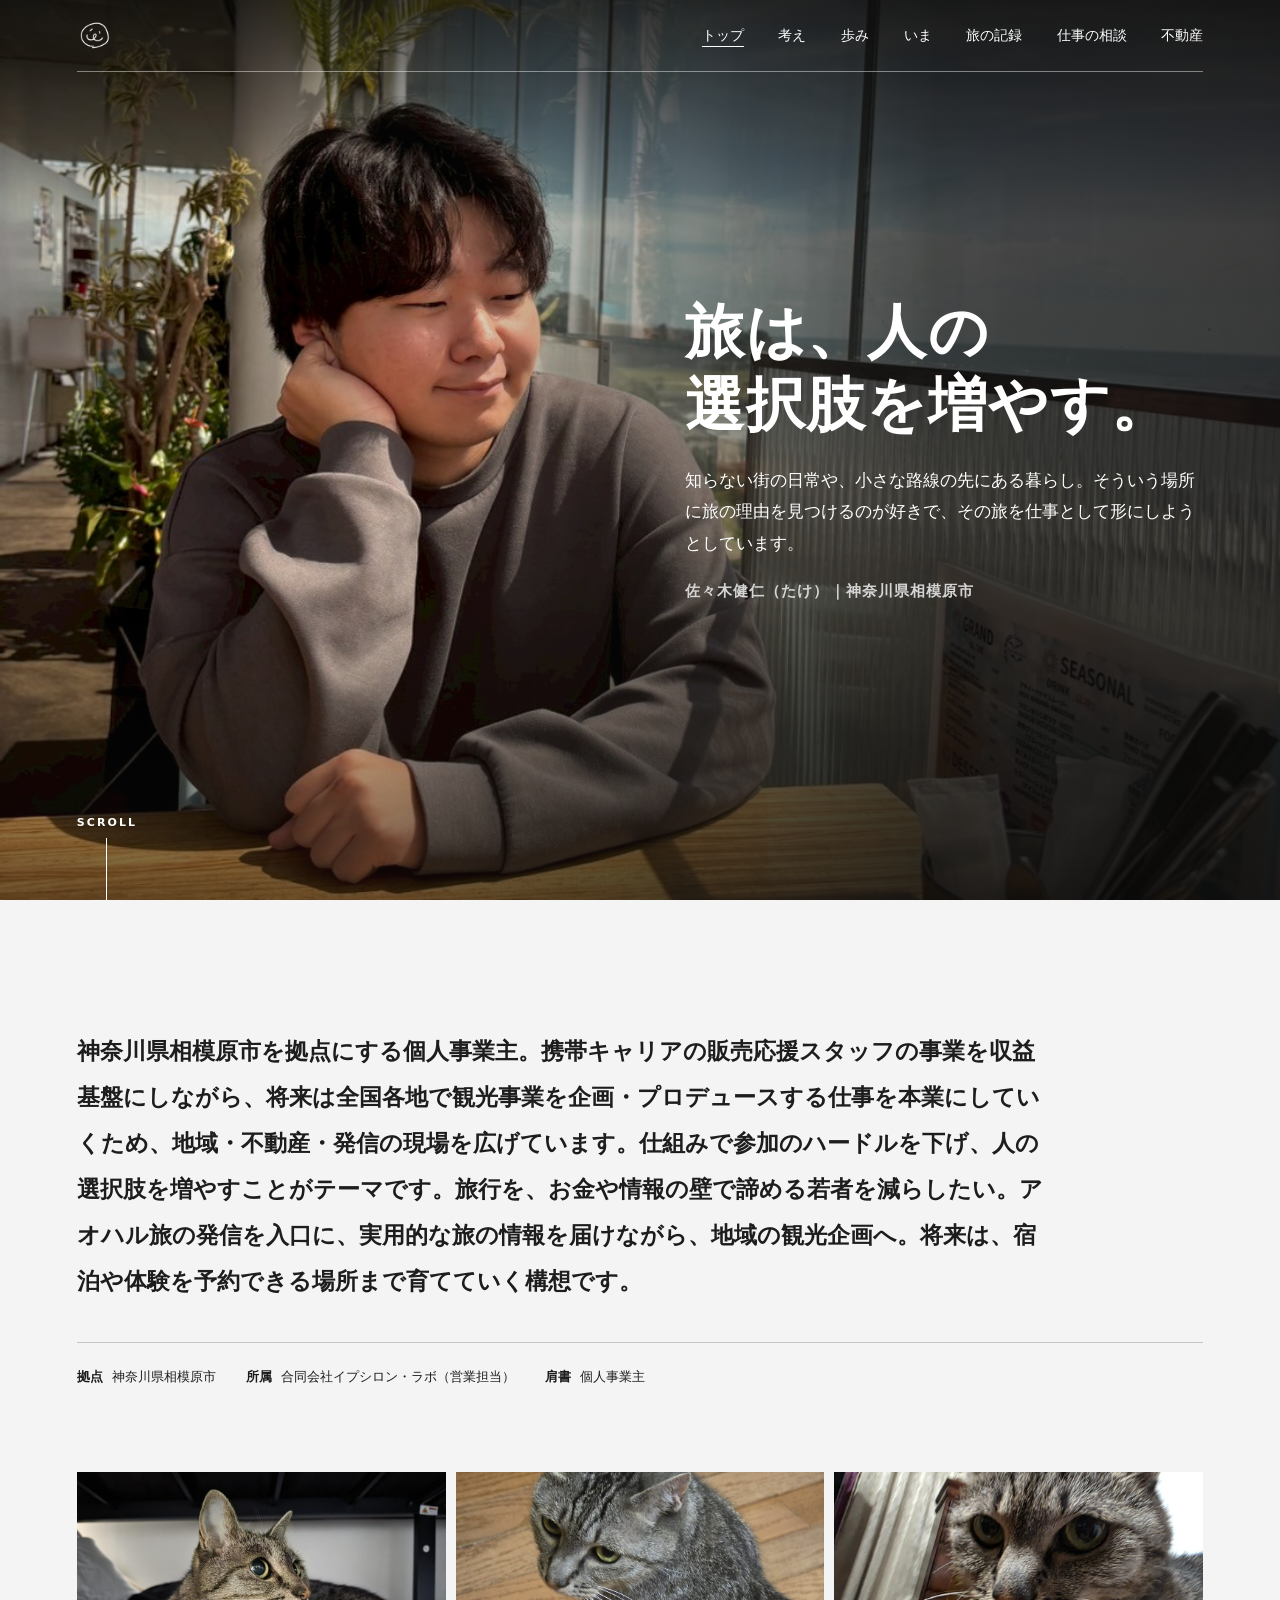
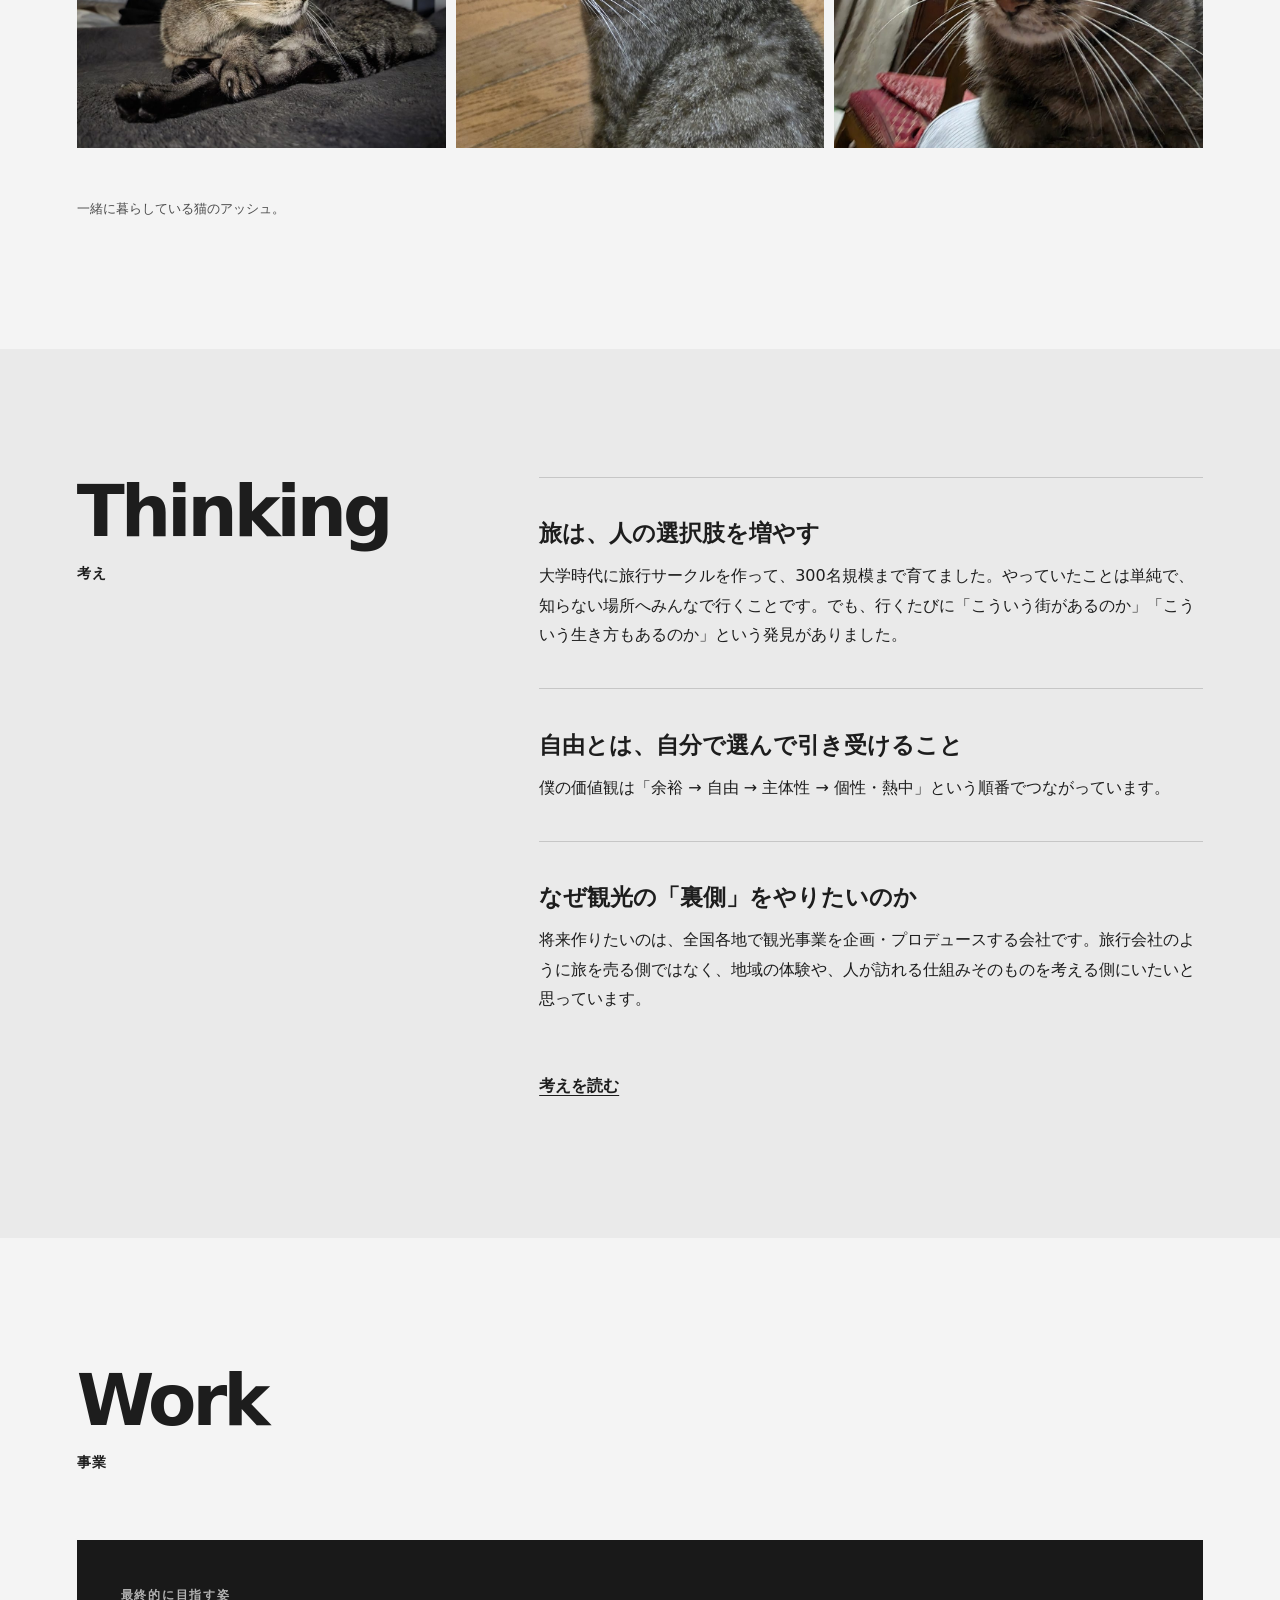
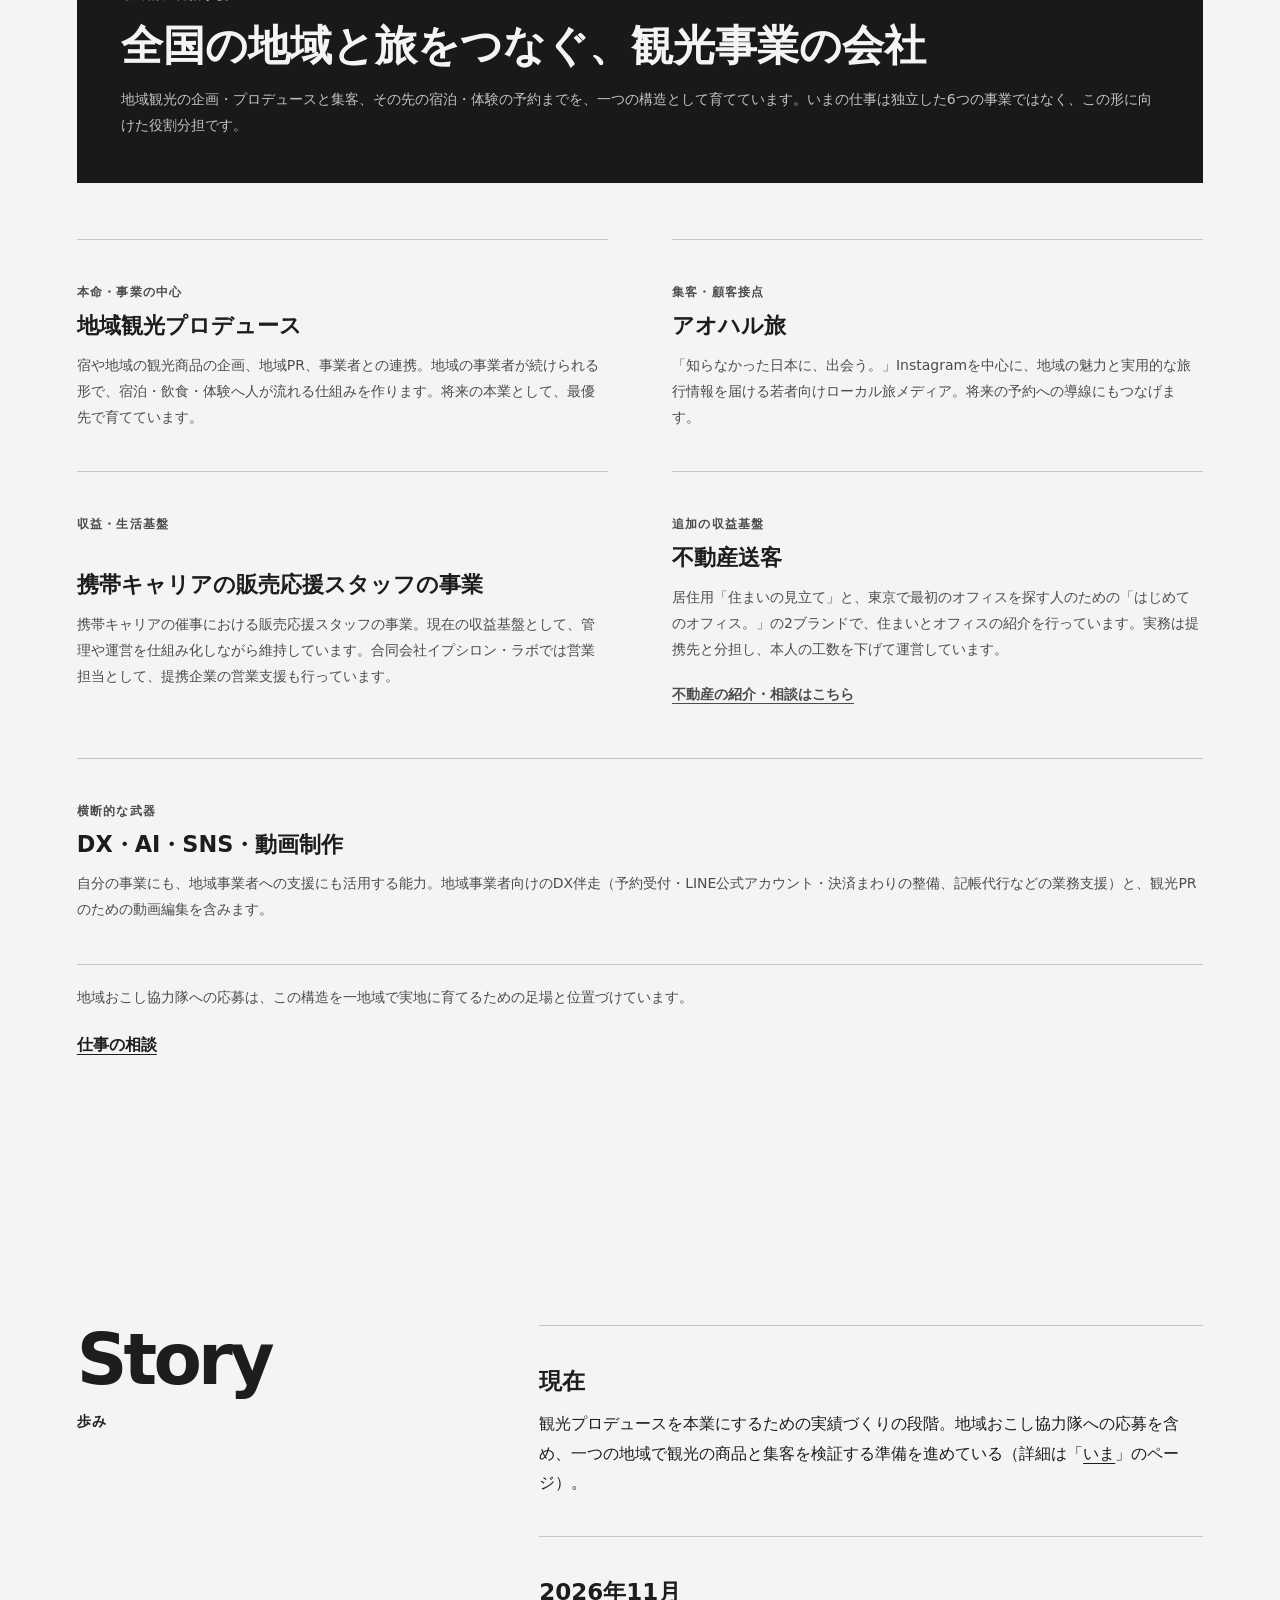
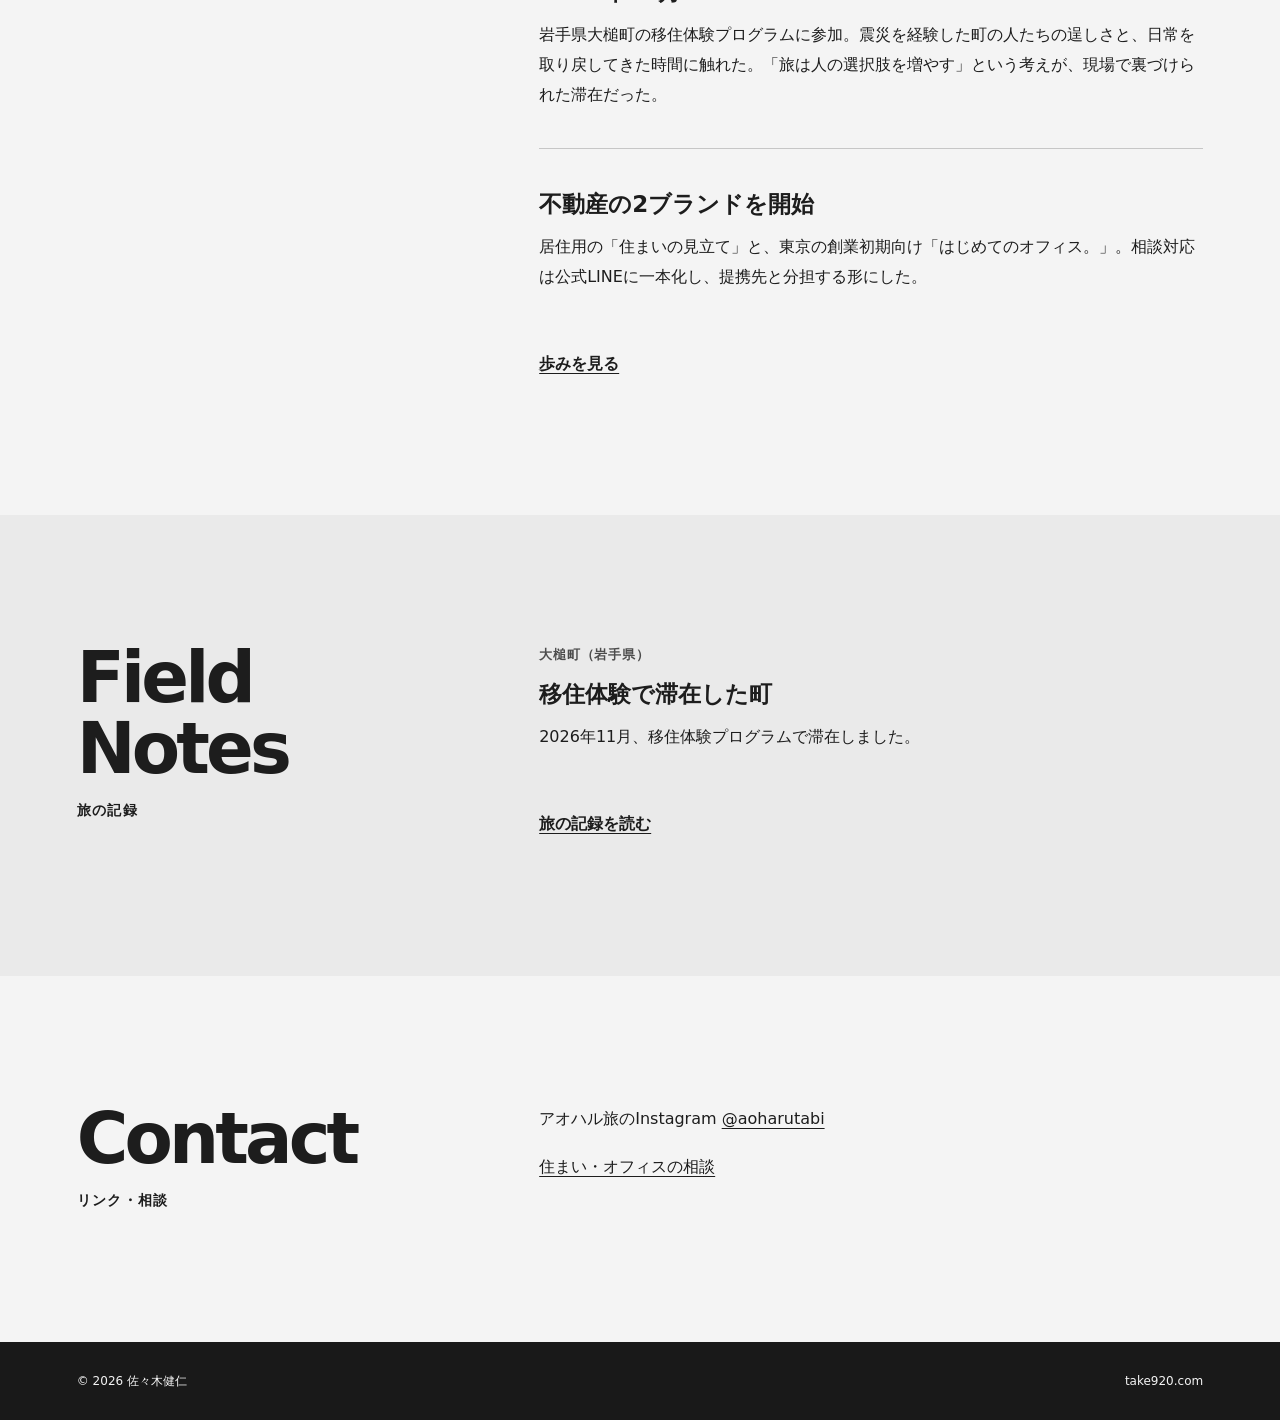
<file: index.html>
<!DOCTYPE html>
<html lang="ja">
<head>
<meta charset="UTF-8">
<meta name="viewport" content="width=device-width, initial-scale=1.0">
<title>佐々木健仁（たけ）｜TAKE920</title>
<meta name="description" content="神奈川県相模原市の個人事業主、佐々木健仁（たけ）の紹介サイト。携帯キャリアの販売応援スタッフの事業を収益基盤に、全国各地で観光事業を企画・プロデュースする会社づくりを目指しています。">
<link rel="stylesheet" href="./style.css?v=6">
</head>
<body class="home">
<header>
  <div class="header-inner">
    <a class="logo" href="./" aria-label="トップページへ"><img src="./logo-face.png" width="36" height="36" alt=""></a>
    <nav aria-label="サイトナビゲーション">
      <a href="./" aria-current="page">トップ</a>
      <a href="./thinking/">考え</a>
      <a href="./story/">歩み</a>
      <a href="./now/">いま</a>
      <a href="./fieldnotes/">旅の記録</a>
      <a href="./work/">仕事の相談</a>
      <a href="./realestate/">不動産</a>
    </nav>
  </div>
</header>
<main>
  <div class="hero">
    <img class="hero-image" src="./profile-take-20250511.jpg" width="1108" height="1477" alt="佐々木健仁" fetchpriority="high">
    <div class="hero-inner">
      <div class="hero-heading">
        <h1><span>旅は、人の</span><span>選択肢を増やす。</span></h1>
        <p class="hero-summary">知らない街の日常や、小さな路線の先にある暮らし。そういう場所に旅の理由を見つけるのが好きで、その旅を仕事として形にしようとしています。</p>
        <p class="kicker hero-credit">佐々木健仁（たけ）｜神奈川県相模原市</p>
      </div>
      <a class="scroll-link" href="#intro" aria-label="紹介へスクロール">SCROLL</a>
    </div>
  </div>

  <div class="intro layout-width" id="intro">
    <p class="lead">神奈川県相模原市を拠点にする個人事業主。携帯キャリアの販売応援スタッフの事業を収益基盤にしながら、将来は全国各地で観光事業を企画・プロデュースする仕事を本業にしていくため、地域・不動産・発信の現場を広げています。仕組みで参加のハードルを下げ、人の選択肢を増やすことがテーマです。旅行を、お金や情報の壁で諦める若者を減らしたい。アオハル旅の発信を入口に、実用的な旅の情報を届けながら、地域の観光企画へ。将来は、宿泊や体験を予約できる場所まで育てていく構想です。</p>
    <dl class="meta">
      <div class="item"><dt>拠点</dt><dd>神奈川県相模原市</dd></div>
      <div class="item"><dt>所属</dt><dd>合同会社イプシロン・ラボ（営業担当）</dd></div>
      <div class="item"><dt>肩書</dt><dd>個人事業主</dd></div>
    </dl>
    <div class="cat-photos">
      <figure class="cat-photo"><img src="./ash-1.jpg" width="1000" height="750" alt="猫のアッシュの横顔" loading="lazy"></figure>
      <figure class="cat-photo"><img src="./ash-2.jpg" width="1000" height="1333" alt="木の床の上でくつろぐ猫のアッシュ" loading="lazy"></figure>
      <figure class="cat-photo"><img src="./ash-3.jpg" width="1000" height="1333" alt="猫のアッシュの正面の顔" loading="lazy"></figure>
    </div>
    <p class="cat-caption">一緒に暮らしている猫のアッシュ。</p>
  </div>

  <section class="panel vision">
    <div class="panel-inner layout-width">
      <h2><span class="heading-en" lang="en">Thinking</span><span class="heading-ja">考え</span></h2>
      <div class="panel-content">
        <article class="entry">
          <h3>旅は、人の選択肢を増やす</h3>
          <p class="text">大学時代に旅行サークルを作って、300名規模まで育てました。やっていたことは単純で、知らない場所へみんなで行くことです。でも、行くたびに「こういう街があるのか」「こういう生き方もあるのか」という発見がありました。</p>
        </article>
        <article class="entry">
          <h3>自由とは、自分で選んで引き受けること</h3>
          <p class="text">僕の価値観は「余裕 → 自由 → 主体性 → 個性・熱中」という順番でつながっています。</p>
        </article>
        <article class="entry">
          <h3>なぜ観光の「裏側」をやりたいのか</h3>
          <p class="text">将来作りたいのは、全国各地で観光事業を企画・プロデュースする会社です。旅行会社のように旅を売る側ではなく、地域の体験や、人が訪れる仕組みそのものを考える側にいたいと思っています。</p>
        </article>
        <a class="editorial-link" href="./thinking/">考えを読む</a>
      </div>
    </div>
  </section>

  <section class="panel business" id="business">
    <div class="panel-inner layout-width">
      <h2><span class="heading-en" lang="en">Work</span><span class="heading-ja">事業</span></h2>
      <div class="panel-content">
        <div class="structure">
          <div class="structure-goal">
            <p class="structure-label">最終的に目指す姿</p>
            <p class="structure-goal-title">全国の地域と旅をつなぐ、観光事業の会社</p>
            <p class="desc">地域観光の企画・プロデュースと集客、その先の宿泊・体験の予約までを、一つの構造として育てています。いまの仕事は独立した6つの事業ではなく、この形に向けた役割分担です。</p>
          </div>
          <ol class="biz structure-grid" role="list">
            <li>
              <span class="role">本命・事業の中心</span>
              <div>
                <h3 class="name">地域観光プロデュース</h3>
                <p class="desc">宿や地域の観光商品の企画、地域PR、事業者との連携。地域の事業者が続けられる形で、宿泊・飲食・体験へ人が流れる仕組みを作ります。将来の本業として、最優先で育てています。</p>
              </div>
            </li>
            <li>
              <span class="role">集客・顧客接点</span>
              <div>
                <h3 class="name">アオハル旅</h3>
                <p class="desc">「知らなかった日本に、出会う。」Instagramを中心に、地域の魅力と実用的な旅行情報を届ける若者向けローカル旅メディア。将来の予約への導線にもつなげます。</p>
              </div>
            </li>
            <li>
              <span class="role">収益・生活基盤</span>
              <div>
                <h3 class="name">携帯キャリアの販売応援スタッフの事業</h3>
                <p class="desc">携帯キャリアの催事における販売応援スタッフの事業。現在の収益基盤として、管理や運営を仕組み化しながら維持しています。合同会社イプシロン・ラボでは営業担当として、提携企業の営業支援も行っています。</p>
              </div>
            </li>
            <li>
              <span class="role">追加の収益基盤</span>
              <div>
                <h3 class="name">不動産送客</h3>
                <p class="desc">居住用「住まいの見立て」と、東京で最初のオフィスを探す人のための「はじめてのオフィス。」の2ブランドで、住まいとオフィスの紹介を行っています。実務は提携先と分担し、本人の工数を下げて運営しています。</p>
                <p class="desc business-link"><a href="./realestate/">不動産の紹介・相談はこちら</a></p>
              </div>
            </li>
          </ol>
          <div class="structure-weapon">
            <span class="role">横断的な武器</span>
            <div>
              <h3 class="name">DX・AI・SNS・動画制作</h3>
              <p class="desc">自分の事業にも、地域事業者への支援にも活用する能力。地域事業者向けのDX伴走（予約受付・LINE公式アカウント・決済まわりの整備、記帳代行などの業務支援）と、観光PRのための動画編集を含みます。</p>
            </div>
          </div>
          <p class="structure-scaffold">地域おこし協力隊への応募は、この構造を一地域で実地に育てるための足場と位置づけています。</p>
        </div>
        <a class="editorial-link" href="./work/">仕事の相談</a>
      </div>
    </div>
  </section>

  <section class="panel story-preview">
    <div class="panel-inner layout-width">
      <h2><span class="heading-en" lang="en">Story</span><span class="heading-ja">歩み</span></h2>
      <div class="panel-content">
        <ol class="timeline" role="list">
          <li>
            <h3>現在</h3>
            <p class="text">観光プロデュースを本業にするための実績づくりの段階。地域おこし協力隊への応募を含め、一つの地域で観光の商品と集客を検証する準備を進めている（詳細は「<a href="./now/">いま</a>」のページ）。</p>
          </li>
          <li>
            <h3>2026年11月</h3>
            <p class="text">岩手県大槌町の移住体験プログラムに参加。震災を経験した町の人たちの逞しさと、日常を取り戻してきた時間に触れた。「旅は人の選択肢を増やす」という考えが、現場で裏づけられた滞在だった。</p>
          </li>
          <li>
            <h3>不動産の2ブランドを開始</h3>
            <p class="text">居住用の「住まいの見立て」と、東京の創業初期向け「はじめてのオフィス。」。相談対応は公式LINEに一本化し、提携先と分担する形にした。</p>
          </li>
        </ol>
        <a class="editorial-link" href="./story/">歩みを見る</a>
      </div>
    </div>
  </section>

  <section class="panel field-preview">
    <div class="panel-inner layout-width">
      <h2><span class="heading-en" lang="en">Field Notes</span><span class="heading-ja">旅の記録</span></h2>
      <div class="panel-content">
        <p class="field-location">大槌町（岩手県）</p>
        <article class="entry">
          <h3>移住体験で滞在した町</h3>
          <p class="text">2026年11月、移住体験プログラムで滞在しました。</p>
        </article>
        <a class="editorial-link" href="./fieldnotes/">旅の記録を読む</a>
      </div>
    </div>
  </section>

  <section class="panel contact">
    <div class="panel-inner layout-width">
      <h2><span class="heading-en" lang="en">Contact</span><span class="heading-ja">リンク・相談</span></h2>
      <div class="panel-content">
        <p class="text">アオハル旅のInstagram <a href="https://www.instagram.com/aoharutabi/" rel="noopener">@aoharutabi</a></p>
        <p class="text"><a href="./realestate/">住まい・オフィスの相談</a></p>
      </div>
    </div>
  </section>

</main>
<footer>
  <div class="footer-inner layout-width">
    <span>© 2026 佐々木健仁</span>
    <span>take920.com</span>
  </div>
</footer>
</body>
</html>
</file>
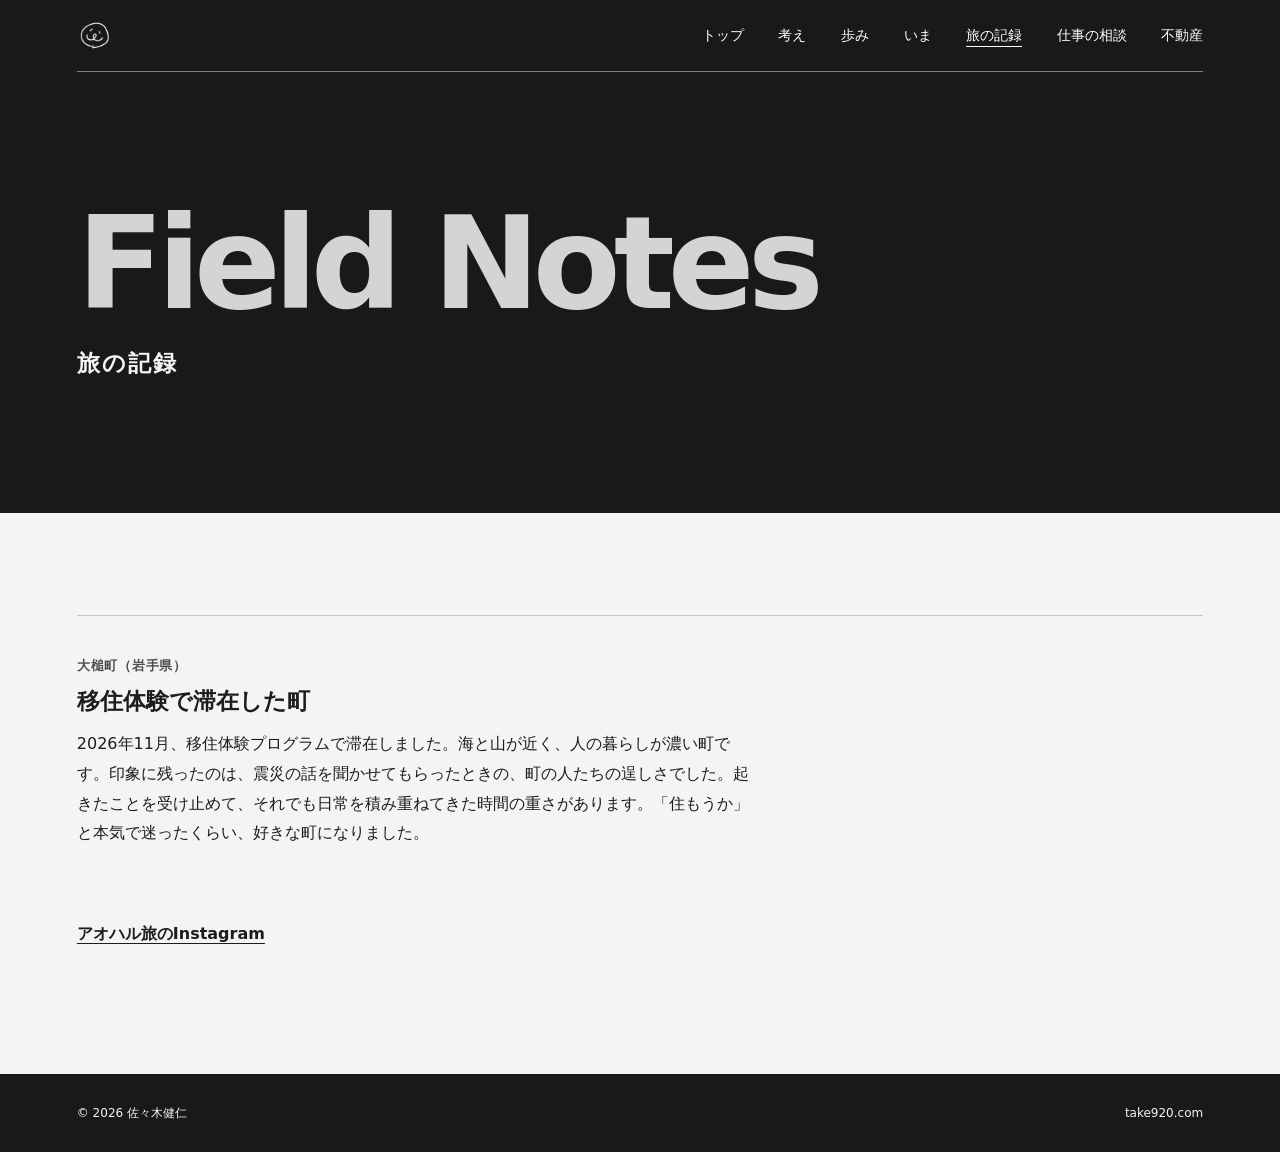
<file: fieldnotes/index.html>
<!DOCTYPE html>
<html lang="ja">
<head>
<meta charset="UTF-8">
<meta name="viewport" content="width=device-width, initial-scale=1.0">
<title>旅の記録｜TAKE920</title>
<meta name="description" content="2026年11月、移住体験プログラムで滞在しました。海と山が近く、人の暮らしが濃い町です。印象に残ったのは、震災の話を聞かせてもらったときの、町の人たちの逞しさでした。起きたことを受け止めて、それでも日常を積み重ねてきた時間の重さがあります。「住もうか」と本気で迷ったくらい、好きな町になりました。">
<link rel="stylesheet" href="../style.css?v=6">
</head>
<body class="chapter">
<header>
  <div class="header-inner">
    <a class="logo" href="../" aria-label="トップページへ"><img src="../logo-face.png" width="36" height="36" alt=""></a>
    <nav aria-label="サイトナビゲーション">
      <a href="../">トップ</a>
      <a href="../thinking/">考え</a>
      <a href="../story/">歩み</a>
      <a href="../now/">いま</a>
      <a href="../fieldnotes/" aria-current="page">旅の記録</a>
      <a href="../work/">仕事の相談</a>
      <a href="../realestate/">不動産</a>
    </nav>
  </div>
</header>
<main>
  <div class="chapter-hero">
    <div class="layout-width">
      <h1><span class="heading-en" lang="en">Field Notes</span><span class="heading-ja">旅の記録</span></h1>
    </div>
  </div>
  <div class="chapter-body layout-width">
    <div class="entries">
      <article class="entry field-note">
        <p class="field-location">大槌町（岩手県）</p>
        <h2>移住体験で滞在した町</h2>
        <!-- 実写を追加する場合は、ここに figure 要素を挿入。 -->
        <p class="text">2026年11月、移住体験プログラムで滞在しました。海と山が近く、人の暮らしが濃い町です。印象に残ったのは、震災の話を聞かせてもらったときの、町の人たちの逞しさでした。起きたことを受け止めて、それでも日常を積み重ねてきた時間の重さがあります。「住もうか」と本気で迷ったくらい、好きな町になりました。</p>
      </article>
    </div>
    <p class="chapter-links"><a class="editorial-link" href="https://www.instagram.com/aoharutabi/" rel="noopener">アオハル旅のInstagram</a></p>
  </div>
</main>
<footer>
  <div class="footer-inner layout-width">
    <span>© 2026 佐々木健仁</span>
    <span>take920.com</span>
  </div>
</footer>
</body>
</html>
</file>
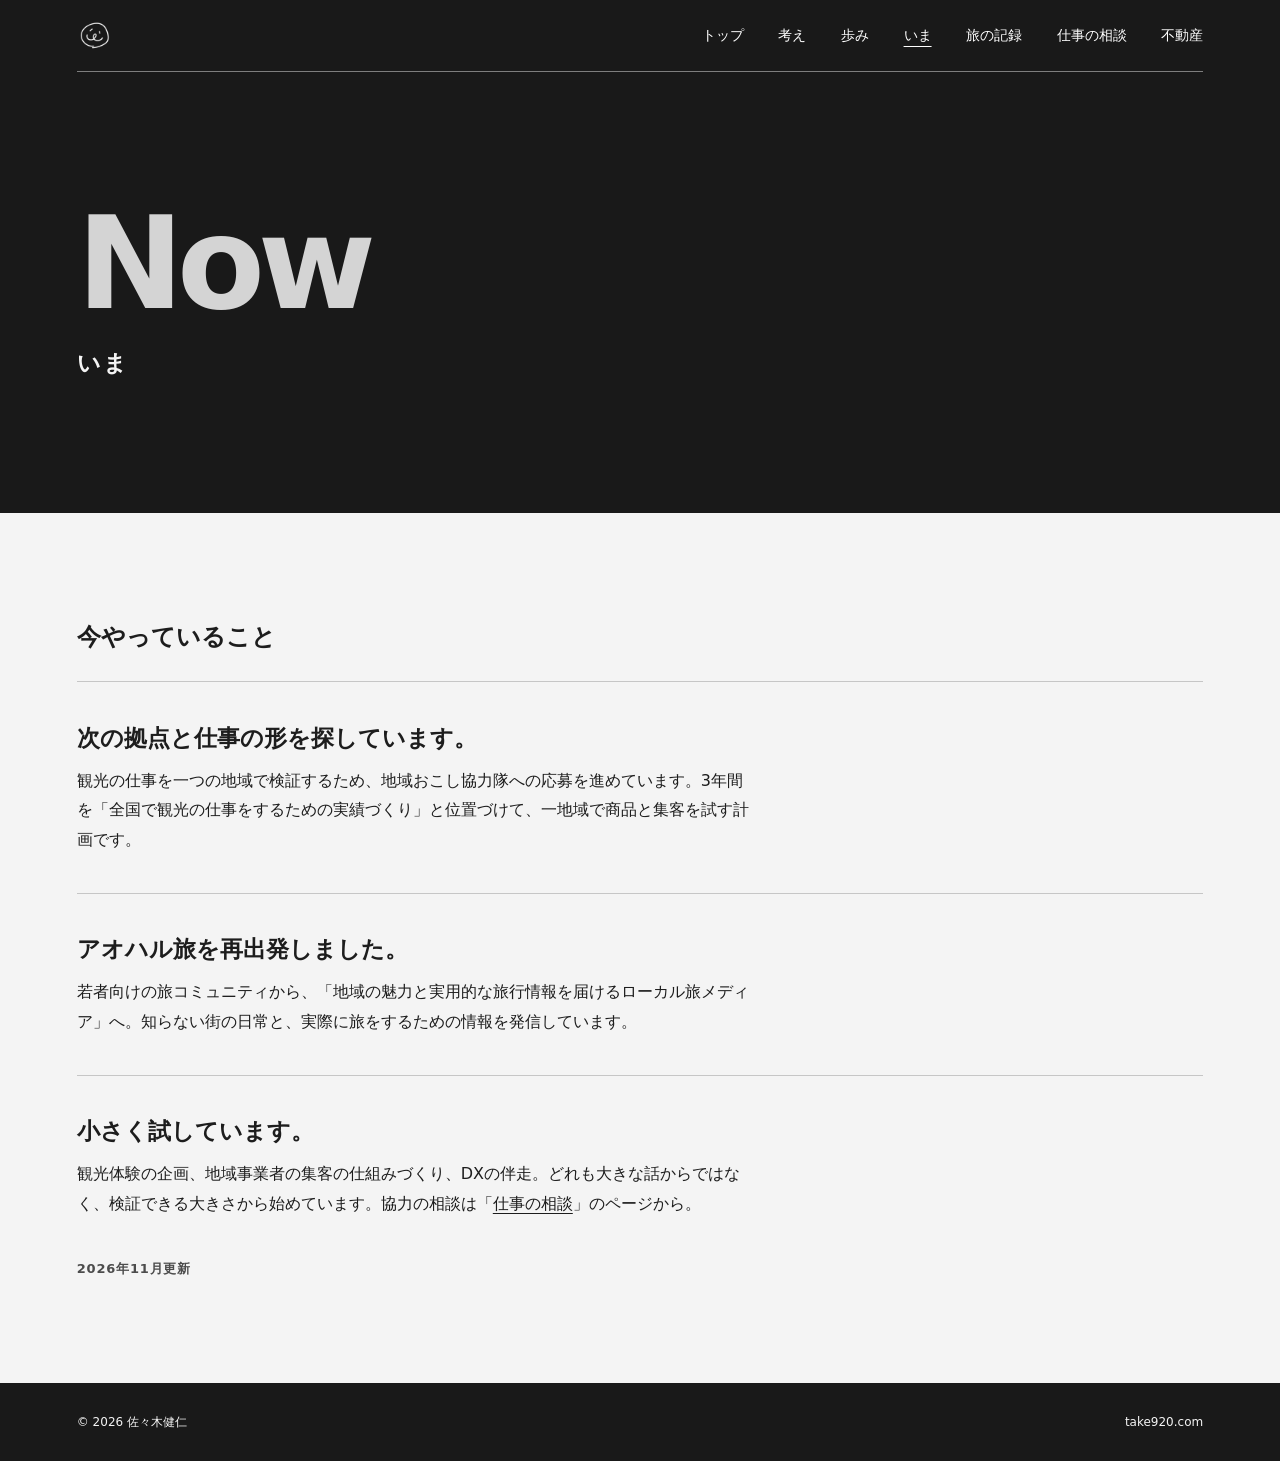
<file: now/index.html>
<!DOCTYPE html>
<html lang="ja">
<head>
<meta charset="UTF-8">
<meta name="viewport" content="width=device-width, initial-scale=1.0">
<title>いま｜TAKE920</title>
<meta name="description" content="観光の仕事を一つの地域で検証するため、地域おこし協力隊への応募を進めています。3年間を「全国で観光の仕事をするための実績づくり」と位置づけて、一地域で商品と集客を試す計画です。">
<link rel="stylesheet" href="../style.css?v=6">
</head>
<body class="chapter">
<header>
  <div class="header-inner">
    <a class="logo" href="../" aria-label="トップページへ"><img src="../logo-face.png" width="36" height="36" alt=""></a>
    <nav aria-label="サイトナビゲーション">
      <a href="../">トップ</a>
      <a href="../thinking/">考え</a>
      <a href="../story/">歩み</a>
      <a href="../now/" aria-current="page">いま</a>
      <a href="../fieldnotes/">旅の記録</a>
      <a href="../work/">仕事の相談</a>
      <a href="../realestate/">不動産</a>
    </nav>
  </div>
</header>
<main>
  <div class="chapter-hero">
    <div class="layout-width">
      <h1><span class="heading-en" lang="en">Now</span><span class="heading-ja">いま</span></h1>
    </div>
  </div>
  <div class="chapter-body layout-width">
    <section class="chapter-section">
      <h2>今やっていること</h2>
      <ol class="entries status-list" role="list">
        <li>
          <h3>次の拠点と仕事の形を探しています。</h3>
          <p class="text">観光の仕事を一つの地域で検証するため、地域おこし協力隊への応募を進めています。3年間を「全国で観光の仕事をするための実績づくり」と位置づけて、一地域で商品と集客を試す計画です。</p>
        </li>
        <li>
          <h3>アオハル旅を再出発しました。</h3>
          <p class="text">若者向けの旅コミュニティから、「地域の魅力と実用的な旅行情報を届けるローカル旅メディア」へ。知らない街の日常と、実際に旅をするための情報を発信しています。</p>
        </li>
        <li>
          <h3>小さく試しています。</h3>
          <p class="text">観光体験の企画、地域事業者の集客の仕組みづくり、DXの伴走。どれも大きな話からではなく、検証できる大きさから始めています。協力の相談は「<a href="../work/">仕事の相談</a>」のページから。</p>
        </li>
      </ol>
      <p class="updated"><time datetime="2026-11">2026年11月更新</time></p>
    </section>
  </div>
</main>
<footer>
  <div class="footer-inner layout-width">
    <span>© 2026 佐々木健仁</span>
    <span>take920.com</span>
  </div>
</footer>
</body>
</html>
</file>
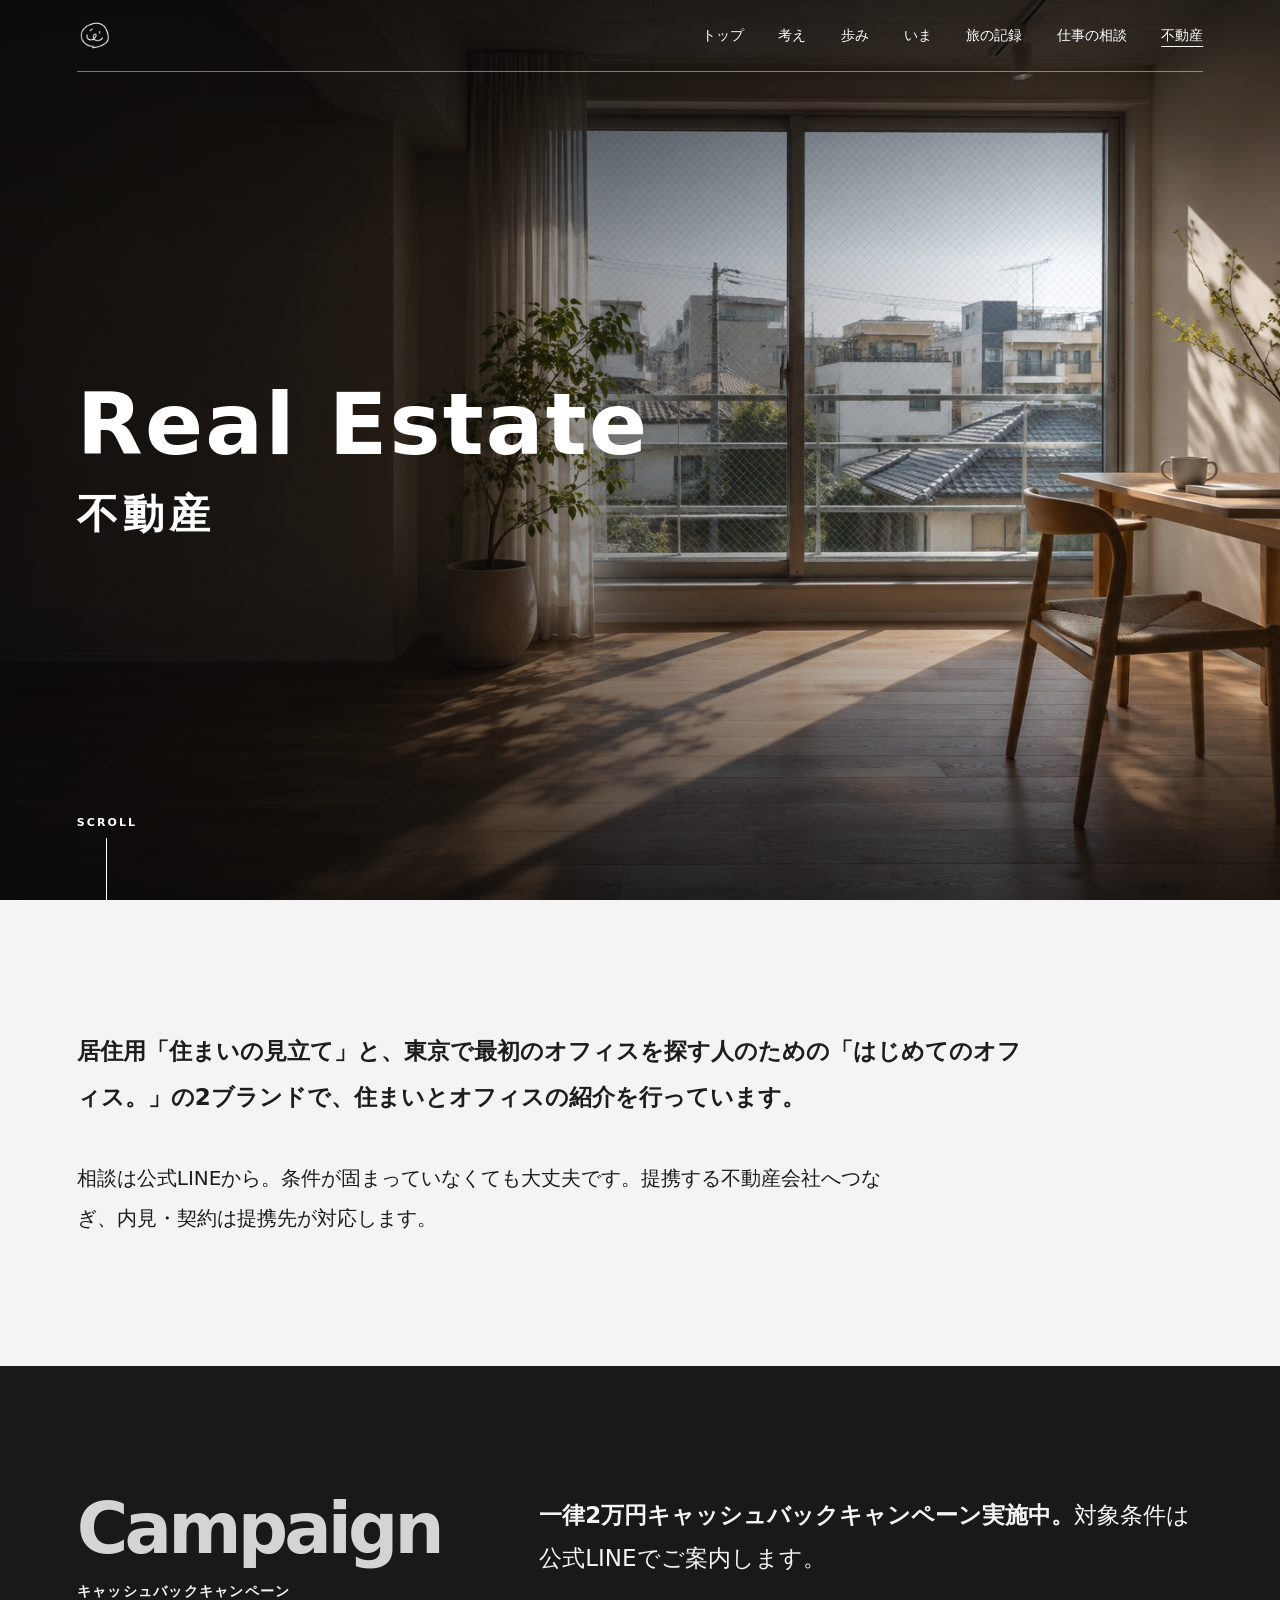
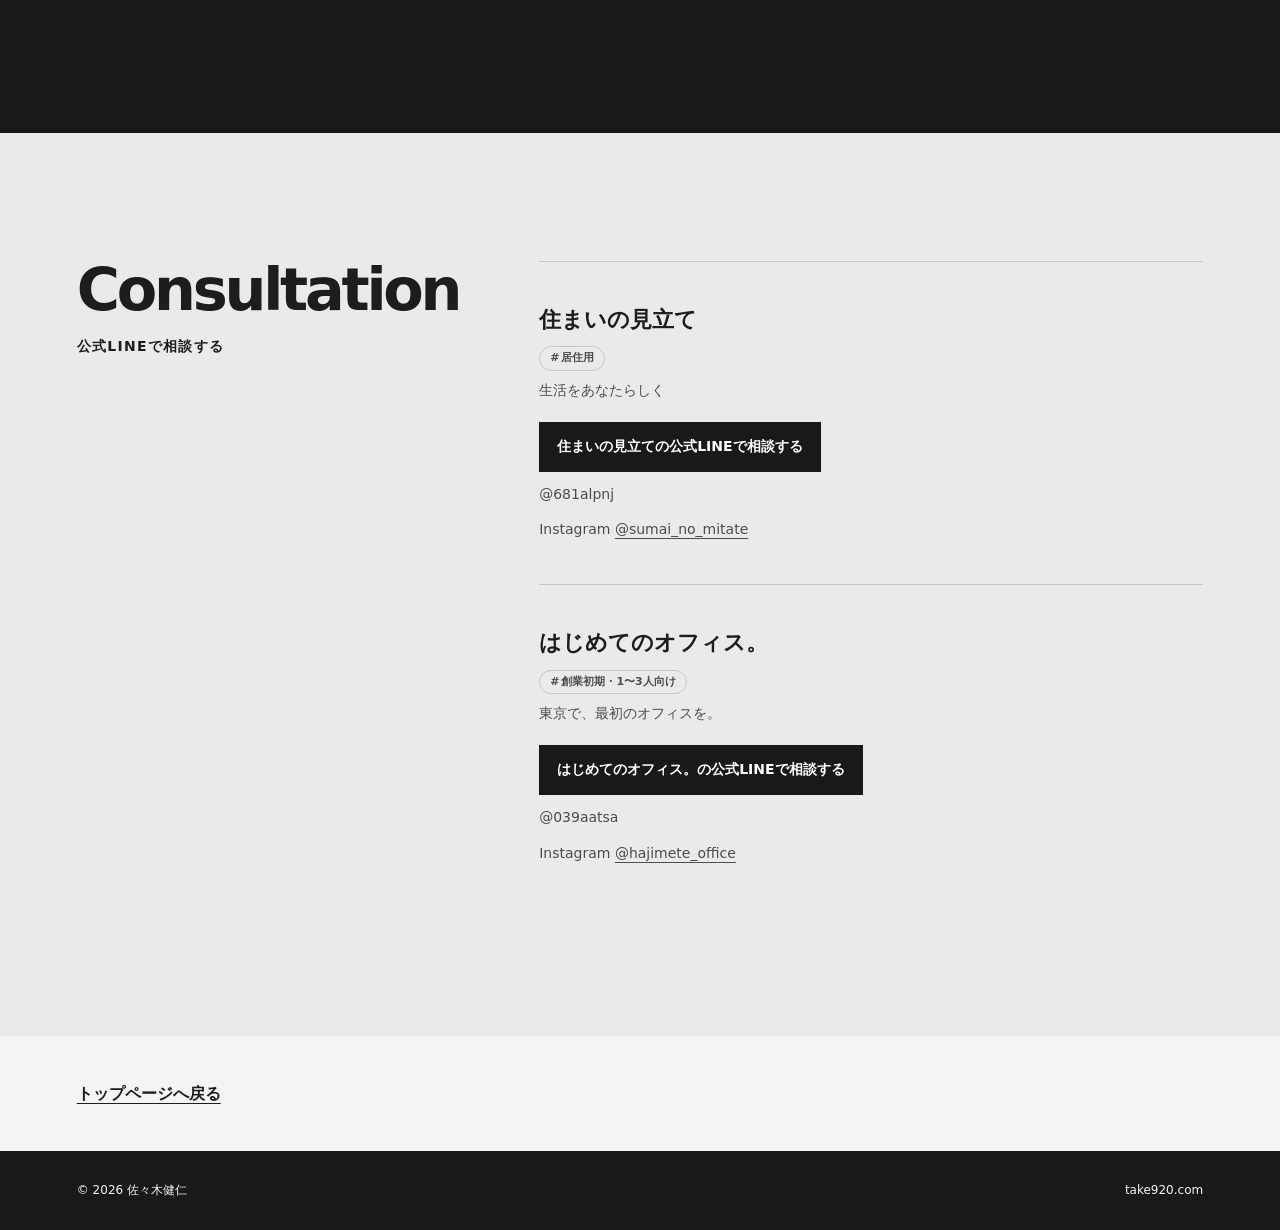
<file: realestate/index.html>
<!DOCTYPE html>
<html lang="ja">
<head>
<meta charset="UTF-8">
<meta name="viewport" content="width=device-width, initial-scale=1.0">
<title>不動産の紹介｜TAKE920</title>
<meta name="description" content="「住まいの見立て」と「はじめてのオフィス。」を通じて、住まいと東京で最初のオフィス探しをご案内します。ご相談は各ブランドの公式LINEから。">
<link rel="stylesheet" href="../style.css?v=6">
</head>
<body class="estate">
<header>
  <div class="header-inner">
    <a class="logo" href="../" aria-label="トップページへ"><img src="../logo-face.png" width="36" height="36" alt=""></a>
    <nav aria-label="サイトナビゲーション">
      <a href="../">トップ</a>
      <a href="../thinking/">考え</a>
      <a href="../story/">歩み</a>
      <a href="../now/">いま</a>
      <a href="../fieldnotes/">旅の記録</a>
      <a href="../work/">仕事の相談</a>
      <a href="../realestate/" aria-current="page">不動産</a>
    </nav>
  </div>
</header>
<main>
  <div class="hero">
    <img class="hero-image" src="./hero-interior.jpg" width="1536" height="1024" alt="" fetchpriority="high">
    <div class="hero-inner">
      <div class="hero-heading">
        <h1><span class="hero-english" lang="en">Real Estate</span><span class="hero-subtitle">不動産</span></h1>
      </div>
      <a class="scroll-link" href="#intro" aria-label="不動産の紹介へスクロール">SCROLL</a>
    </div>
  </div>

  <div class="intro layout-width" id="intro">
    <p class="lead">居住用「住まいの見立て」と、東京で最初のオフィスを探す人のための「はじめてのオフィス。」の2ブランドで、住まいとオフィスの紹介を行っています。</p>
    <p class="lead">相談は公式LINEから。条件が固まっていなくても大丈夫です。提携する不動産会社へつなぎ、内見・契約は提携先が対応します。</p>
  </div>

  <section class="panel campaign">
    <div class="panel-inner layout-width">
      <h2><span class="heading-en" lang="en">Campaign</span><span class="heading-ja">キャッシュバックキャンペーン</span></h2>
      <div class="panel-content">
        <p class="text"><strong>一律2万円キャッシュバックキャンペーン実施中。</strong>対象条件は公式LINEでご案内します。</p>
      </div>
    </div>
  </section>

  <section class="panel consultation">
    <div class="panel-inner layout-width">
      <h2><span class="heading-en" lang="en">Consultation</span><span class="heading-ja">公式LINEで相談する</span></h2>
      <div class="panel-content">
        <div class="brand">
          <h3 class="name">住まいの見立て</h3>
          <p class="desc brand-tagline"><span class="tag">居住用</span><span class="separator">｜</span>生活をあなたらしく</p>
          <p class="brand-link"><a href="https://lin.ee/waBZF4D" rel="noopener">住まいの見立ての公式LINEで相談する</a></p>
          <p class="desc">@681alpnj</p>
          <p class="desc">Instagram <a href="https://www.instagram.com/sumai_no_mitate/" rel="noopener">@sumai_no_mitate</a></p>
        </div>
        <div class="brand">
          <h3 class="name">はじめてのオフィス。</h3>
          <p class="desc brand-tagline"><span class="tag">創業初期・1〜3人向け</span><span class="separator">｜</span>東京で、最初のオフィスを。</p>
          <p class="brand-link"><a href="https://lin.ee/Z0gyAaS" rel="noopener">はじめてのオフィス。の公式LINEで相談する</a></p>
          <p class="desc">@039aatsa</p>
          <p class="desc">Instagram <a href="https://www.instagram.com/hajimete_office/" rel="noopener">@hajimete_office</a></p>
        </div>
      </div>
    </div>
  </section>

  <p class="back-link layout-width"><a href="../">トップページへ戻る</a></p>
</main>
<footer>
  <div class="footer-inner layout-width">
    <span>© 2026 佐々木健仁</span>
    <span>take920.com</span>
  </div>
</footer>
</body>
</html>
</file>
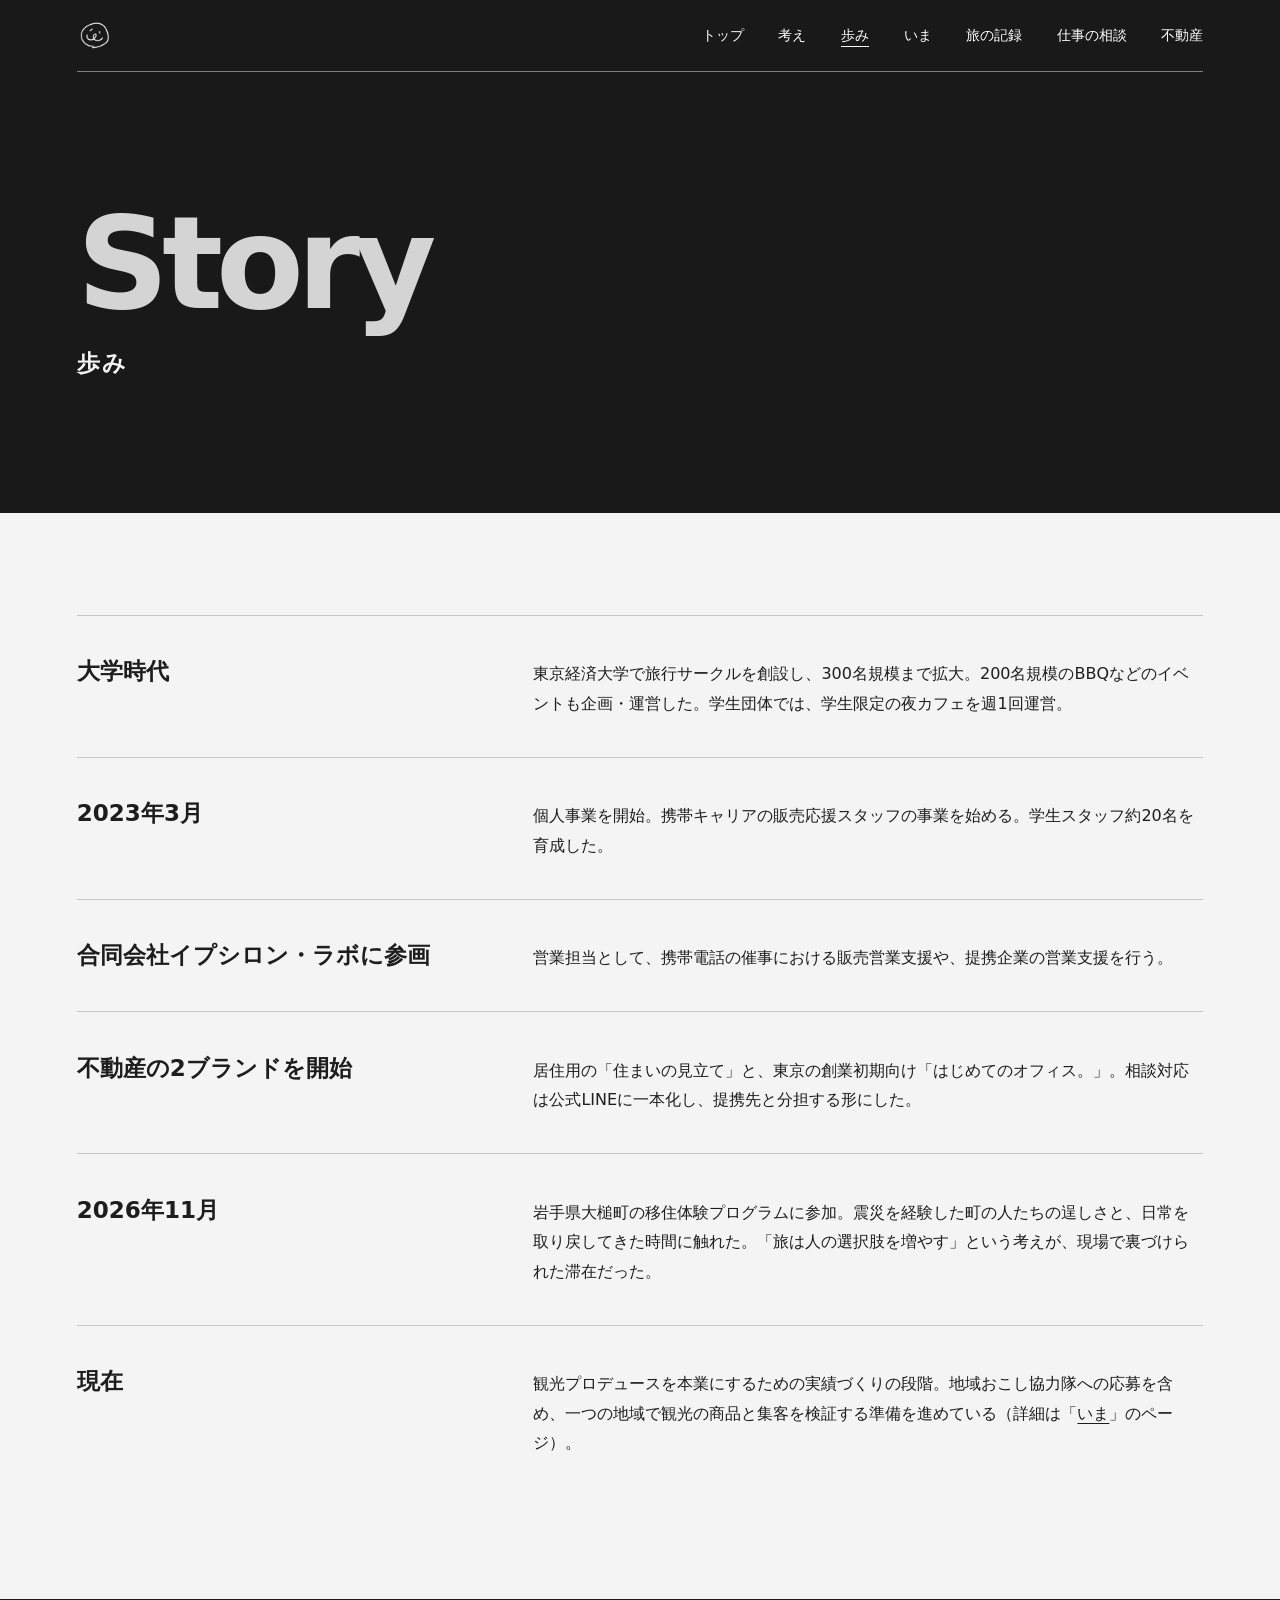
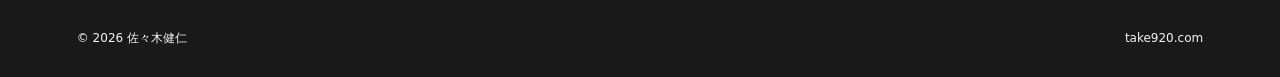
<file: story/index.html>
<!DOCTYPE html>
<html lang="ja">
<head>
<meta charset="UTF-8">
<meta name="viewport" content="width=device-width, initial-scale=1.0">
<title>歩み｜TAKE920</title>
<meta name="description" content="観光プロデュースを本業にするための実績づくりの段階。地域おこし協力隊への応募を含め、一つの地域で観光の商品と集客を検証する準備を進めている（詳細は「いま」のページ）。">
<link rel="stylesheet" href="../style.css?v=6">
</head>
<body class="chapter">
<header>
  <div class="header-inner">
    <a class="logo" href="../" aria-label="トップページへ"><img src="../logo-face.png" width="36" height="36" alt=""></a>
    <nav aria-label="サイトナビゲーション">
      <a href="../">トップ</a>
      <a href="../thinking/">考え</a>
      <a href="../story/" aria-current="page">歩み</a>
      <a href="../now/">いま</a>
      <a href="../fieldnotes/">旅の記録</a>
      <a href="../work/">仕事の相談</a>
      <a href="../realestate/">不動産</a>
    </nav>
  </div>
</header>
<main>
  <div class="chapter-hero">
    <div class="layout-width">
      <h1><span class="heading-en" lang="en">Story</span><span class="heading-ja">歩み</span></h1>
    </div>
  </div>
  <div class="chapter-body layout-width">
    <ol class="timeline" role="list">
      <li>
        <h2>大学時代</h2>
        <p class="text">東京経済大学で旅行サークルを創設し、300名規模まで拡大。200名規模のBBQなどのイベントも企画・運営した。学生団体では、学生限定の夜カフェを週1回運営。</p>
      </li>
      <li>
        <h2>2023年3月</h2>
        <p class="text">個人事業を開始。携帯キャリアの販売応援スタッフの事業を始める。学生スタッフ約20名を育成した。</p>
      </li>
      <li>
        <h2>合同会社イプシロン・ラボに参画</h2>
        <p class="text">営業担当として、携帯電話の催事における販売営業支援や、提携企業の営業支援を行う。</p>
      </li>
      <li>
        <h2>不動産の2ブランドを開始</h2>
        <p class="text">居住用の「住まいの見立て」と、東京の創業初期向け「はじめてのオフィス。」。相談対応は公式LINEに一本化し、提携先と分担する形にした。</p>
      </li>
      <li>
        <h2>2026年11月</h2>
        <p class="text">岩手県大槌町の移住体験プログラムに参加。震災を経験した町の人たちの逞しさと、日常を取り戻してきた時間に触れた。「旅は人の選択肢を増やす」という考えが、現場で裏づけられた滞在だった。</p>
      </li>
      <li>
        <h2>現在</h2>
        <p class="text">観光プロデュースを本業にするための実績づくりの段階。地域おこし協力隊への応募を含め、一つの地域で観光の商品と集客を検証する準備を進めている（詳細は「<a href="../now/">いま</a>」のページ）。</p>
      </li>
    </ol>
  </div>
</main>
<footer>
  <div class="footer-inner layout-width">
    <span>© 2026 佐々木健仁</span>
    <span>take920.com</span>
  </div>
</footer>
</body>
</html>
</file>
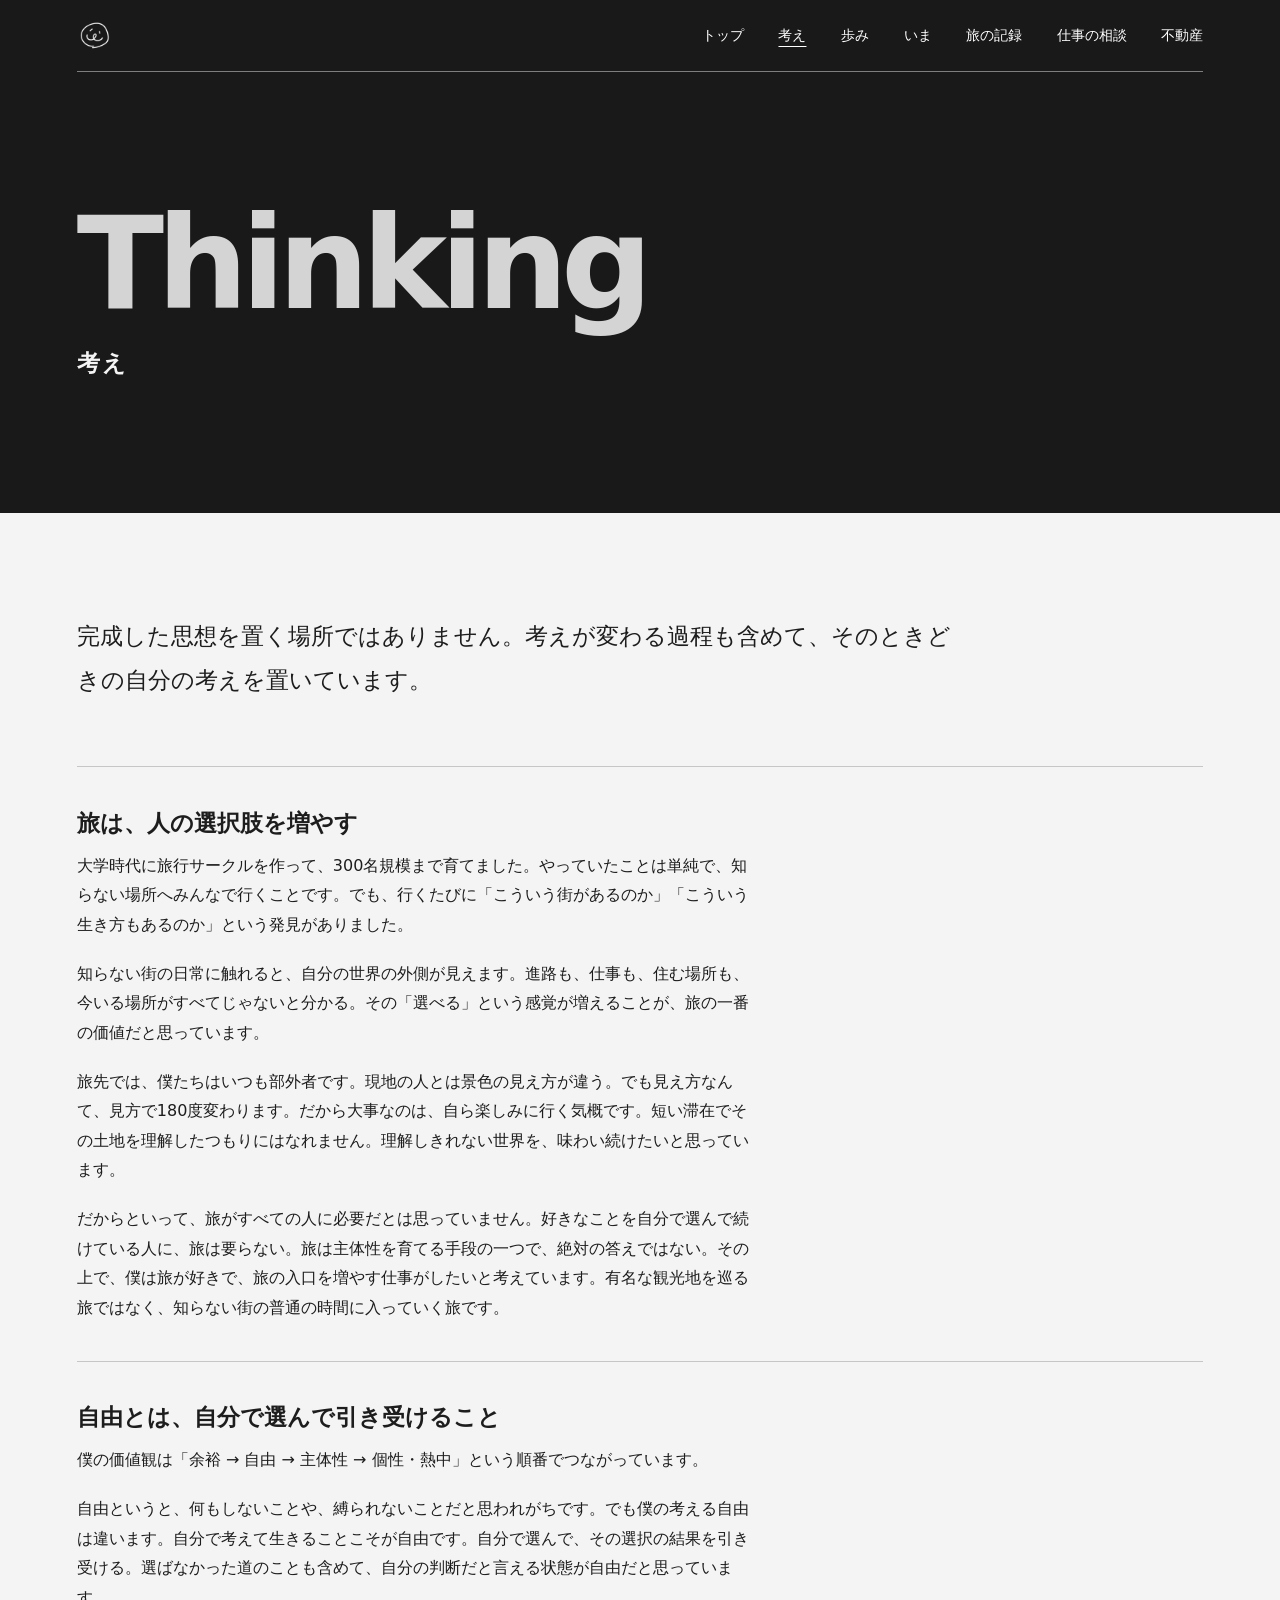
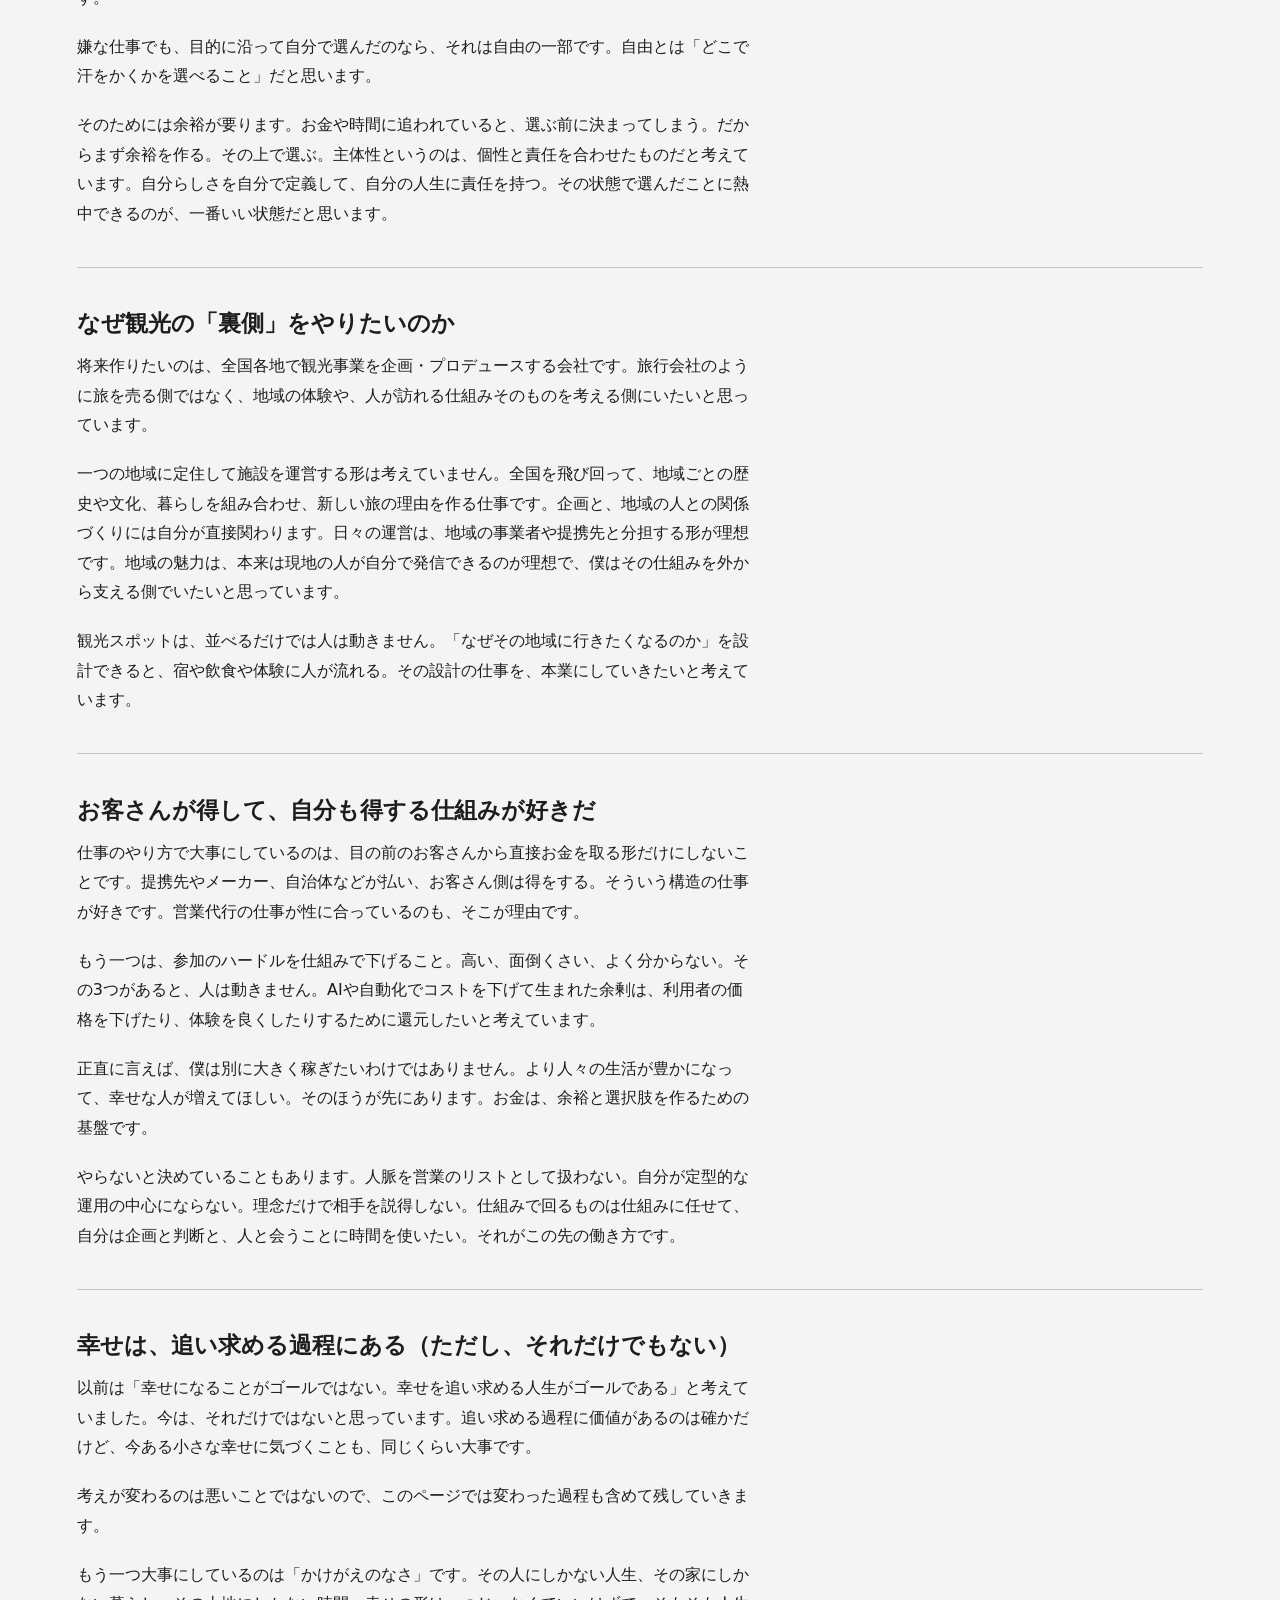
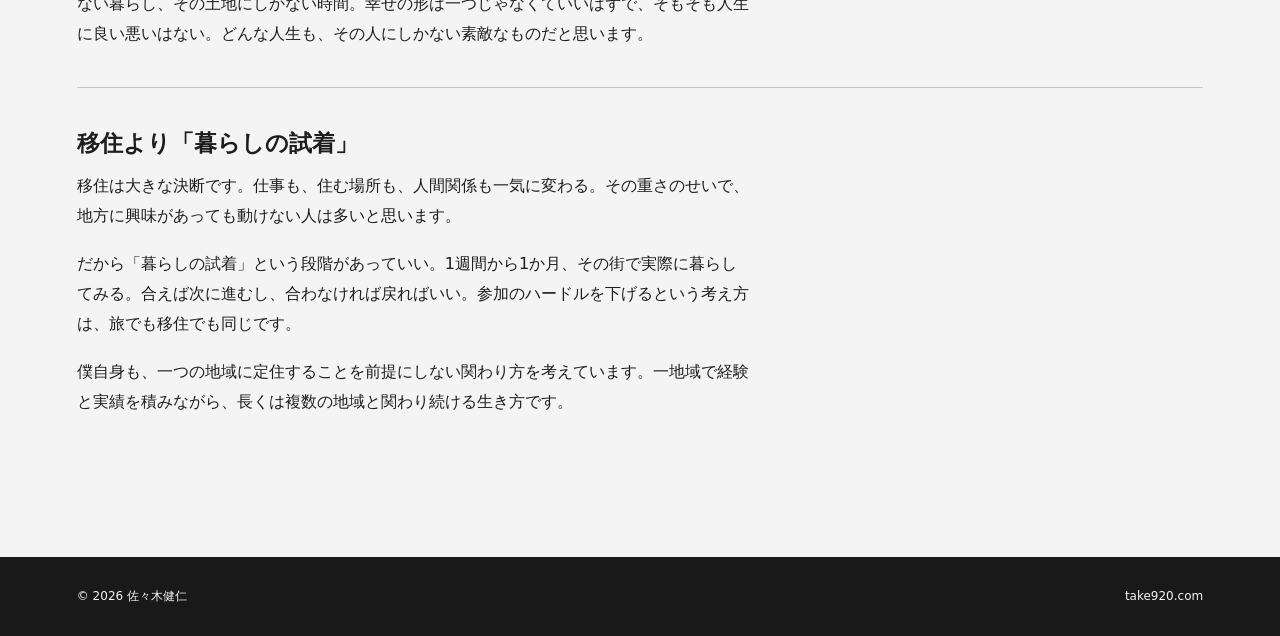
<file: thinking/index.html>
<!DOCTYPE html>
<html lang="ja">
<head>
<meta charset="UTF-8">
<meta name="viewport" content="width=device-width, initial-scale=1.0">
<title>考え｜TAKE920</title>
<meta name="description" content="完成した思想を置く場所ではありません。考えが変わる過程も含めて、そのときどきの自分の考えを置いています。">
<link rel="stylesheet" href="../style.css?v=6">
</head>
<body class="chapter">
<header>
  <div class="header-inner">
    <a class="logo" href="../" aria-label="トップページへ"><img src="../logo-face.png" width="36" height="36" alt=""></a>
    <nav aria-label="サイトナビゲーション">
      <a href="../">トップ</a>
      <a href="../thinking/" aria-current="page">考え</a>
      <a href="../story/">歩み</a>
      <a href="../now/">いま</a>
      <a href="../fieldnotes/">旅の記録</a>
      <a href="../work/">仕事の相談</a>
      <a href="../realestate/">不動産</a>
    </nav>
  </div>
</header>
<main>
  <div class="chapter-hero">
    <div class="layout-width">
      <h1><span class="heading-en" lang="en">Thinking</span><span class="heading-ja">考え</span></h1>
    </div>
  </div>
  <div class="chapter-body layout-width">
    <p class="chapter-lead">完成した思想を置く場所ではありません。考えが変わる過程も含めて、そのときどきの自分の考えを置いています。</p>
    <div class="entries">
      <article class="entry">
        <h2>旅は、人の選択肢を増やす</h2>
        <p class="text">大学時代に旅行サークルを作って、300名規模まで育てました。やっていたことは単純で、知らない場所へみんなで行くことです。でも、行くたびに「こういう街があるのか」「こういう生き方もあるのか」という発見がありました。</p>
        <p class="text">知らない街の日常に触れると、自分の世界の外側が見えます。進路も、仕事も、住む場所も、今いる場所がすべてじゃないと分かる。その「選べる」という感覚が増えることが、旅の一番の価値だと思っています。</p>
        <p class="text">旅先では、僕たちはいつも部外者です。現地の人とは景色の見え方が違う。でも見え方なんて、見方で180度変わります。だから大事なのは、自ら楽しみに行く気概です。短い滞在でその土地を理解したつもりにはなれません。理解しきれない世界を、味わい続けたいと思っています。</p>
        <p class="text">だからといって、旅がすべての人に必要だとは思っていません。好きなことを自分で選んで続けている人に、旅は要らない。旅は主体性を育てる手段の一つで、絶対の答えではない。その上で、僕は旅が好きで、旅の入口を増やす仕事がしたいと考えています。有名な観光地を巡る旅ではなく、知らない街の普通の時間に入っていく旅です。</p>
      </article>
      <article class="entry">
        <h2>自由とは、自分で選んで引き受けること</h2>
        <p class="text">僕の価値観は「余裕 → 自由 → 主体性 → 個性・熱中」という順番でつながっています。</p>
        <p class="text">自由というと、何もしないことや、縛られないことだと思われがちです。でも僕の考える自由は違います。自分で考えて生きることこそが自由です。自分で選んで、その選択の結果を引き受ける。選ばなかった道のことも含めて、自分の判断だと言える状態が自由だと思っています。</p>
        <p class="text">嫌な仕事でも、目的に沿って自分で選んだのなら、それは自由の一部です。自由とは「どこで汗をかくかを選べること」だと思います。</p>
        <p class="text">そのためには余裕が要ります。お金や時間に追われていると、選ぶ前に決まってしまう。だからまず余裕を作る。その上で選ぶ。主体性というのは、個性と責任を合わせたものだと考えています。自分らしさを自分で定義して、自分の人生に責任を持つ。その状態で選んだことに熱中できるのが、一番いい状態だと思います。</p>
      </article>
      <article class="entry">
        <h2>なぜ観光の「裏側」をやりたいのか</h2>
        <p class="text">将来作りたいのは、全国各地で観光事業を企画・プロデュースする会社です。旅行会社のように旅を売る側ではなく、地域の体験や、人が訪れる仕組みそのものを考える側にいたいと思っています。</p>
        <p class="text">一つの地域に定住して施設を運営する形は考えていません。全国を飛び回って、地域ごとの歴史や文化、暮らしを組み合わせ、新しい旅の理由を作る仕事です。企画と、地域の人との関係づくりには自分が直接関わります。日々の運営は、地域の事業者や提携先と分担する形が理想です。地域の魅力は、本来は現地の人が自分で発信できるのが理想で、僕はその仕組みを外から支える側でいたいと思っています。</p>
        <p class="text">観光スポットは、並べるだけでは人は動きません。「なぜその地域に行きたくなるのか」を設計できると、宿や飲食や体験に人が流れる。その設計の仕事を、本業にしていきたいと考えています。</p>
      </article>
      <article class="entry">
        <h2>お客さんが得して、自分も得する仕組みが好きだ</h2>
        <p class="text">仕事のやり方で大事にしているのは、目の前のお客さんから直接お金を取る形だけにしないことです。提携先やメーカー、自治体などが払い、お客さん側は得をする。そういう構造の仕事が好きです。営業代行の仕事が性に合っているのも、そこが理由です。</p>
        <p class="text">もう一つは、参加のハードルを仕組みで下げること。高い、面倒くさい、よく分からない。その3つがあると、人は動きません。AIや自動化でコストを下げて生まれた余剰は、利用者の価格を下げたり、体験を良くしたりするために還元したいと考えています。</p>
        <p class="text">正直に言えば、僕は別に大きく稼ぎたいわけではありません。より人々の生活が豊かになって、幸せな人が増えてほしい。そのほうが先にあります。お金は、余裕と選択肢を作るための基盤です。</p>
        <p class="text">やらないと決めていることもあります。人脈を営業のリストとして扱わない。自分が定型的な運用の中心にならない。理念だけで相手を説得しない。仕組みで回るものは仕組みに任せて、自分は企画と判断と、人と会うことに時間を使いたい。それがこの先の働き方です。</p>
      </article>
      <article class="entry">
        <h2>幸せは、追い求める過程にある（ただし、それだけでもない）</h2>
        <p class="text">以前は「幸せになることがゴールではない。幸せを追い求める人生がゴールである」と考えていました。今は、それだけではないと思っています。追い求める過程に価値があるのは確かだけど、今ある小さな幸せに気づくことも、同じくらい大事です。</p>
        <p class="text">考えが変わるのは悪いことではないので、このページでは変わった過程も含めて残していきます。</p>
        <p class="text">もう一つ大事にしているのは「かけがえのなさ」です。その人にしかない人生、その家にしかない暮らし、その土地にしかない時間。幸せの形は一つじゃなくていいはずで、そもそも人生に良い悪いはない。どんな人生も、その人にしかない素敵なものだと思います。</p>
      </article>
      <article class="entry">
        <h2>移住より「暮らしの試着」</h2>
        <p class="text">移住は大きな決断です。仕事も、住む場所も、人間関係も一気に変わる。その重さのせいで、地方に興味があっても動けない人は多いと思います。</p>
        <p class="text">だから「暮らしの試着」という段階があっていい。1週間から1か月、その街で実際に暮らしてみる。合えば次に進むし、合わなければ戻ればいい。参加のハードルを下げるという考え方は、旅でも移住でも同じです。</p>
        <p class="text">僕自身も、一つの地域に定住することを前提にしない関わり方を考えています。一地域で経験と実績を積みながら、長くは複数の地域と関わり続ける生き方です。</p>
      </article>
    </div>
  </div>
</main>
<footer>
  <div class="footer-inner layout-width">
    <span>© 2026 佐々木健仁</span>
    <span>take920.com</span>
  </div>
</footer>
</body>
</html>
</file>
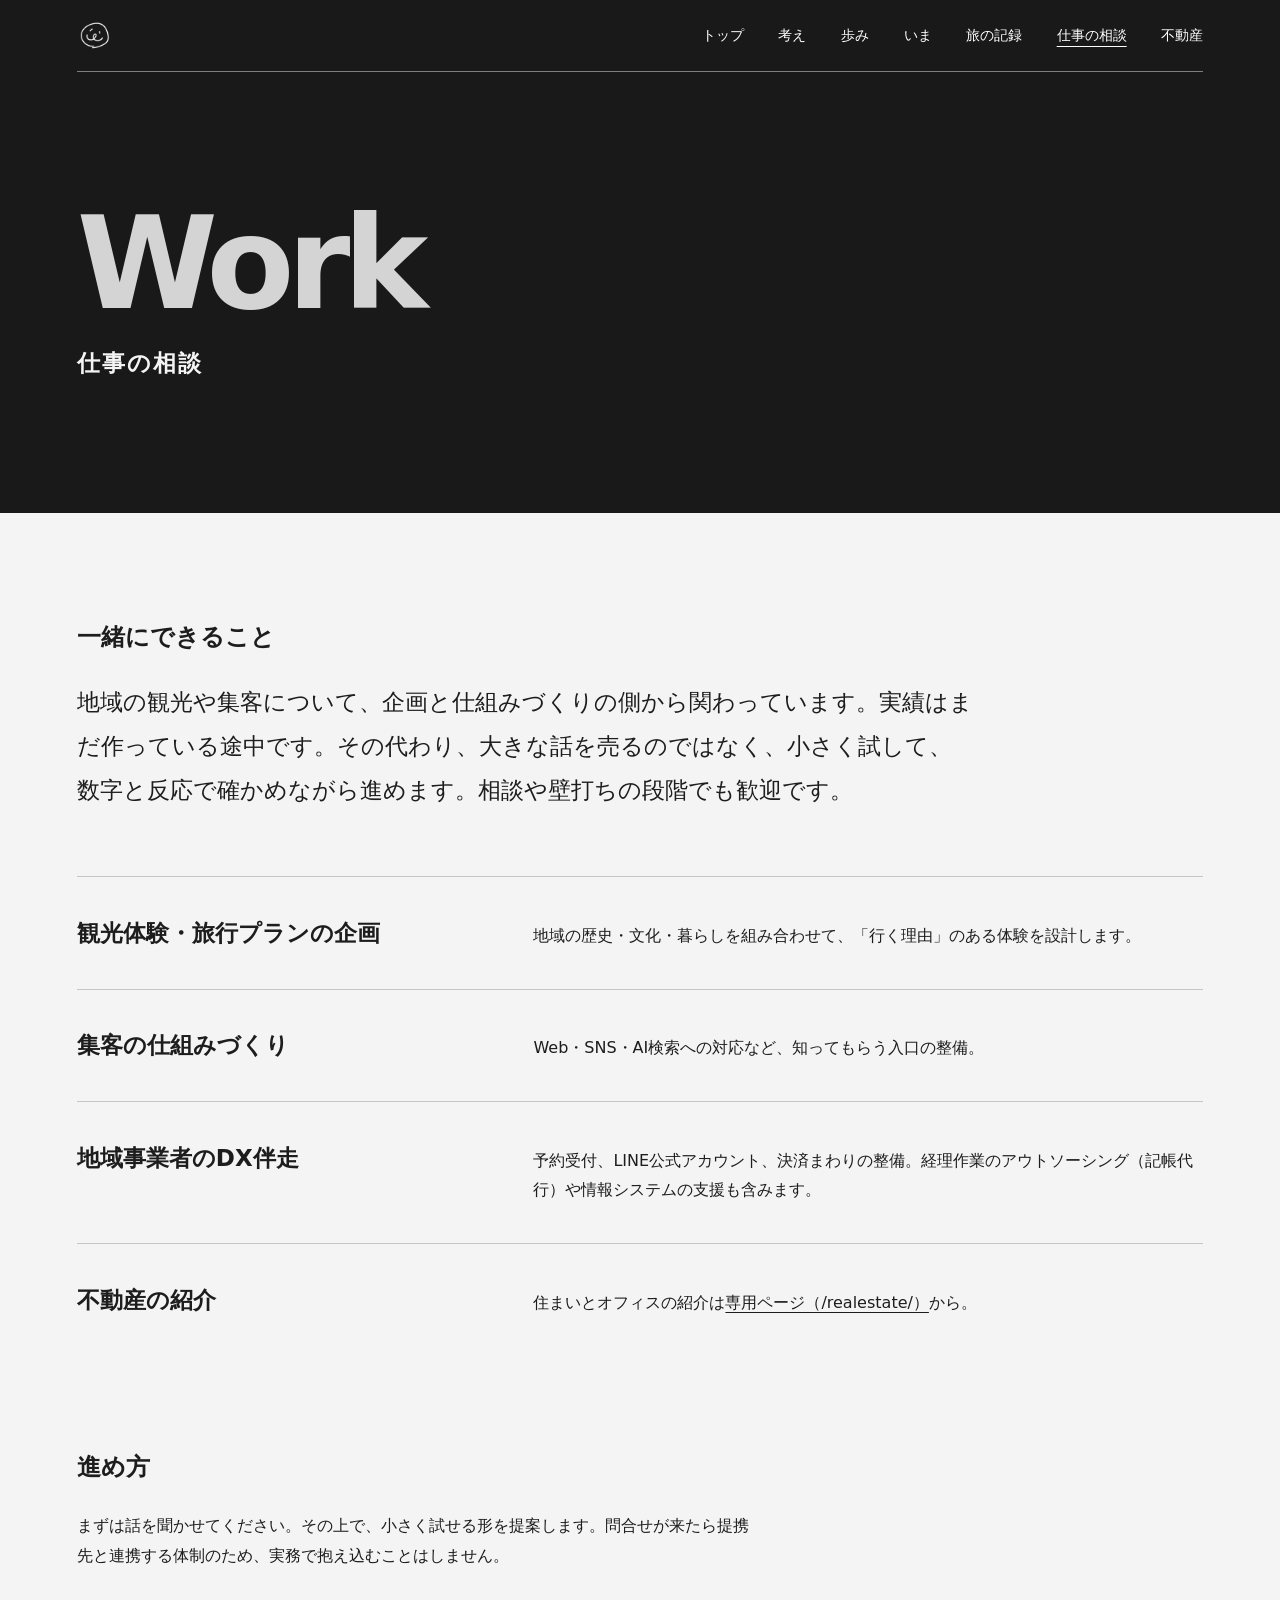
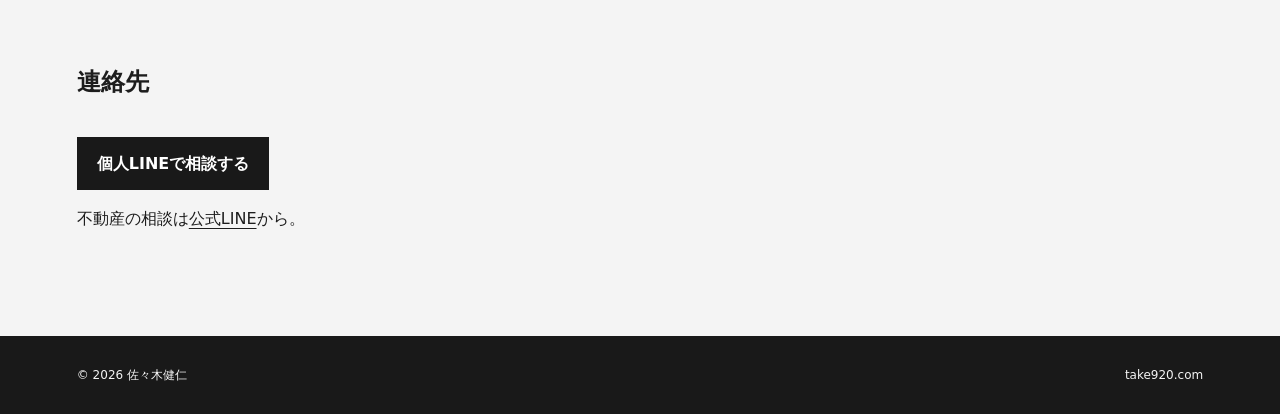
<file: work/index.html>
<!DOCTYPE html>
<html lang="ja">
<head>
<meta charset="UTF-8">
<meta name="viewport" content="width=device-width, initial-scale=1.0">
<title>仕事の相談｜TAKE920</title>
<meta name="description" content="地域の観光や集客について、企画と仕組みづくりの側から関わっています。実績はまだ作っている途中です。その代わり、大きな話を売るのではなく、小さく試して、数字と反応で確かめながら進めます。相談や壁打ちの段階でも歓迎です。">
<link rel="stylesheet" href="../style.css?v=6">
</head>
<body class="chapter">
<header>
  <div class="header-inner">
    <a class="logo" href="../" aria-label="トップページへ"><img src="../logo-face.png" width="36" height="36" alt=""></a>
    <nav aria-label="サイトナビゲーション">
      <a href="../">トップ</a>
      <a href="../thinking/">考え</a>
      <a href="../story/">歩み</a>
      <a href="../now/">いま</a>
      <a href="../fieldnotes/">旅の記録</a>
      <a href="../work/" aria-current="page">仕事の相談</a>
      <a href="../realestate/">不動産</a>
    </nav>
  </div>
</header>
<main>
  <div class="chapter-hero">
    <div class="layout-width">
      <h1><span class="heading-en" lang="en">Work</span><span class="heading-ja">仕事の相談</span></h1>
    </div>
  </div>
  <div class="chapter-body layout-width">
    <section class="chapter-section">
      <h2>一緒にできること</h2>
      <p class="chapter-lead">地域の観光や集客について、企画と仕組みづくりの側から関わっています。実績はまだ作っている途中です。その代わり、大きな話を売るのではなく、小さく試して、数字と反応で確かめながら進めます。相談や壁打ちの段階でも歓迎です。</p>
      <ol class="entries services" role="list">
        <li>
          <h3>観光体験・旅行プランの企画</h3>
          <p class="text">地域の歴史・文化・暮らしを組み合わせて、「行く理由」のある体験を設計します。</p>
        </li>
        <li>
          <h3>集客の仕組みづくり</h3>
          <p class="text">Web・SNS・AI検索への対応など、知ってもらう入口の整備。</p>
        </li>
        <li>
          <h3>地域事業者のDX伴走</h3>
          <p class="text">予約受付、LINE公式アカウント、決済まわりの整備。経理作業のアウトソーシング（記帳代行）や情報システムの支援も含みます。</p>
        </li>
        <li>
          <h3>不動産の紹介</h3>
          <p class="text">住まいとオフィスの紹介は<a href="../realestate/">専用ページ（/realestate/）</a>から。</p>
        </li>
      </ol>
    </section>
    <section class="chapter-section">
      <h2>進め方</h2>
      <p class="text">まずは話を聞かせてください。その上で、小さく試せる形を提案します。問合せが来たら提携先と連携する体制のため、実務で抱え込むことはしません。</p>
    </section>
    <section class="chapter-section">
      <h2>連絡先</h2>
      <p class="chapter-links"><a class="editorial-link primary-link" href="https://line.me/ti/p/Kih7Bhhmhk" rel="noopener">個人LINEで相談する</a></p>
      <p class="text">不動産の相談は<a href="../realestate/">公式LINE</a>から。</p>
    </section>
  </div>
</main>
<footer>
  <div class="footer-inner layout-width">
    <span>© 2026 佐々木健仁</span>
    <span>take920.com</span>
  </div>
</footer>
</body>
</html>
</file>
<file: style.css>
:root {
  color-scheme: light;
  --paper: #f4f4f4;
  --ink: #1d1d1d;
  --secondary: #4c4c4c;
  --rule: #c6c6c6;
  --wash: #eaeaea;
  --deep: #191919;
  --accent: #d4d4d4;
  --gutter: clamp(22px, 6vw, 96px);
  --reading: 42em;
}

* { box-sizing: border-box; }

body {
  margin: 0;
  background: var(--paper);
  color: var(--ink);
  font-family: "Hiragino Sans", "Yu Gothic", Meiryo, system-ui, sans-serif;
  line-height: 1.85;
}

h1, h2, h3, p, dl, dd, ol { margin: 0; }
a { color: inherit; text-underline-offset: .26em; }
a:focus-visible { outline: 2px solid currentColor; outline-offset: 5px; }
.layout-width { width: min(100% - 2 * var(--gutter), 1200px); margin-inline: auto; }

header {
  position: absolute;
  z-index: 1;
  inset: 0 0 auto;
  color: #fff;
}

.header-inner {
  display: flex;
  align-items: center;
  justify-content: space-between;
  gap: 14px;
  margin-inline: var(--gutter);
  min-height: 72px;
  border-bottom: 1px solid #ffffff70;
}

.wordmark { font-size: clamp(15px, 2vw, 23px); font-weight: 900; letter-spacing: .12em; }
nav { display: flex; flex-wrap: wrap; justify-content: flex-end; gap: 4px clamp(12px, 2.7vw, 40px); }
.logo { display: inline-flex; flex: none; }
.logo img { display: block; width: 36px; height: 36px; }
nav a { padding-block: 10px; font-size: clamp(11px, 1.1vw, 14px); text-decoration: none; }
nav a:hover { text-decoration: underline; }

.hero {
  position: relative;
  isolation: isolate;
  display: grid;
  min-height: 100vh;
  min-height: 100svh;
  background: var(--deep);
  color: #fff;
}

.hero-image, .hero::after {
  position: absolute;
  z-index: -1;
  inset: 0;
  width: 100%;
  height: 100%;
}

.hero-image { object-fit: cover; object-position: center 53%; }

.hero::after {
  content: "";
  background:
    linear-gradient(180deg, #0a0a0abf 0%, transparent 25%, transparent 66%, #0a0a0a99 100%),
    linear-gradient(90deg, transparent 29%, #0a0a0ab3 73%, #0a0a0ac7);
}

.hero-inner {
  display: grid;
  align-items: center;
  padding: 112px var(--gutter);
}

.hero-heading { justify-self: end; width: min(46%, 670px); }
.kicker { color: var(--accent); font-size: clamp(11px, 1.2vw, 15px); font-weight: 700; letter-spacing: .18em; }
.hero h1 { margin-top: 14px; font-size: clamp(40px, 6.7vw, 112px); line-height: 1.16; letter-spacing: .025em; }
.hero h1 > span { display: block; }
.hero h1 .hero-subtitle { margin-top: .4em; font-size: .48em; letter-spacing: .12em; }
.hero-english, .heading-en { font-family: system-ui, sans-serif; }

.scroll-link {
  position: absolute;
  bottom: 0;
  left: var(--gutter);
  display: grid;
  justify-items: center;
  gap: 9px;
  font: 650 11px/1.2 system-ui, sans-serif;
  letter-spacing: .19em;
  text-decoration: none;
}

.scroll-link::after { content: ""; width: 1px; height: clamp(32px, 7vh, 62px); background: currentColor; }
.scroll-link:hover { color: var(--accent); }

.estate .hero-heading { justify-self: start; width: auto; }
.estate .hero-image { object-position: 57% center; }
.estate .hero::after {
  background:
    linear-gradient(180deg, #0a0a0aa6 0%, transparent 29%, transparent 66%, #0a0a0a99 100%),
    linear-gradient(90deg, #0a0a0abb, #0a0a0a66 48%, transparent 82%);
}

.intro {
  display: grid;
  gap: clamp(18px, 3vw, 44px);
  padding-block: clamp(64px, 10vw, 150px);
}

.lead { max-width: var(--reading); font-size: clamp(17px, 2vw, 23px); line-height: 2; font-weight: 600; }
.estate .intro .lead + .lead { font-size: clamp(16px, 1.65vw, 20px); font-weight: 400; }
.meta { display: flex; flex-wrap: wrap; gap: 8px 30px; padding-top: 22px; border-top: 1px solid var(--rule); font-size: 13px; }
.meta dt, .meta dd { display: inline; }
.cat-photos { display: grid; grid-template-columns: repeat(3, minmax(0, 1fr)); gap: 10px; margin-top: clamp(26px, 4vw, 44px); }
.cat-photo { position: relative; aspect-ratio: 4 / 3; overflow: hidden; margin: 0; }
.cat-photo img { position: absolute; inset: 0; display: block; width: 100%; height: 100%; object-fit: cover; }
.cat-caption { margin-top: 10px; color: var(--secondary); font-size: 13px; }
.meta dt { margin-right: 9px; font-weight: 700; }

.panel { padding-block: clamp(65px, 10vw, 145px); }
.panel-inner {
  display: grid;
  grid-template-columns: minmax(0, .9fr) minmax(0, 1.5fr);
  align-items: start;
  gap: clamp(26px, 5vw, 92px);
}

.heading-en {
  display: block;
  font-size: clamp(40px, 5.5vw, 88px);
  font-weight: 850;
  line-height: 1;
  letter-spacing: -.055em;
}

.heading-ja { display: block; margin-top: 14px; font-size: 14px; font-weight: 650; letter-spacing: .09em; }
.text { max-width: var(--reading); }
.text + .text { margin-top: 1.2em; }
.vision, .consultation { background: var(--wash); }
.campaign, .values-section { background: var(--deep); color: var(--paper); }
.campaign .heading-en, .values-section .heading-en { color: var(--accent); }
.campaign .text { font-size: clamp(16px, 2vw, 23px); }
.values { font-size: clamp(18px, 2.1vw, 28px); font-weight: 700; color: var(--accent); margin-bottom: 18px; }
.arrow { margin-inline: .25em; }

.business .panel-inner { grid-template-columns: 1fr; }
.biz { display: grid; grid-template-columns: repeat(2, minmax(0, 1fr)); gap: 0 clamp(28px, 5vw, 76px); padding: 0; list-style: none; }
.biz li, .brand { padding-block: clamp(20px, 3.2vw, 44px); border-top: 1px solid var(--rule); }
.biz li { display: grid; grid-template-columns: auto minmax(0, 1fr); gap: clamp(12px, 2vw, 28px); }
.num { color: var(--secondary); font: 600 clamp(19px, 2.2vw, 30px)/1.35 system-ui, sans-serif; font-variant-numeric: tabular-nums; }
.name { font-size: clamp(17px, 1.75vw, 23px); line-height: 1.5; }
.desc { margin-top: 10px; color: var(--secondary); font-size: 14px; }
.tag {
  display: table;
  margin-top: 7px;
  padding: 3px 10px;
  border: 1px solid var(--rule);
  border-radius: 999px;
  color: var(--secondary);
  font-size: 11px;
  font-weight: 600;
  line-height: 1.5;
}

.tag::before { content: "#" / ""; margin-right: .18em; }
.separator { position: absolute; width: 1px; height: 1px; overflow: hidden; clip-path: inset(50%); }
.business-link a, .back-link a { display: inline-block; padding-block: 9px; font-weight: 700; }
.brand-tagline .tag { margin-bottom: 7px; }
.brand-link { margin-top: 18px; }
.brand-link a {
  display: inline-block;
  padding: 12px 18px;
  background: var(--deep);
  color: #fff;
  font-size: 14px;
  font-weight: 700;
  text-decoration: none;
}
.brand-link a:hover { background: #3a3a3a; text-decoration: underline; }
.back-link { padding-block: 34px; }
footer { background: var(--deep); color: var(--paper); }
.footer-inner { display: flex; flex-wrap: wrap; justify-content: space-between; gap: 10px; padding-block: 28px; font-size: 12px; }

@media (max-width: 780px) {
  .header-inner { min-height: 60px; }
  .hero-image { object-position: 43% center; }
  .hero::after, .estate .hero::after {
    background: linear-gradient(180deg, #0a0a0abf, transparent 23%, transparent 40%, #0a0a0aeb 100%);
  }
  .hero-inner { align-items: end; padding-bottom: 112px; }
  .hero-heading { justify-self: start; width: auto; }
  .hero h1 { font-size: clamp(38px, 10.8vw, 70px); }
  .panel-inner, .biz { grid-template-columns: 1fr; }
  .heading-ja { margin-top: 9px; }
  nav { flex-wrap: nowrap; overflow-x: auto; max-width: 100%; scrollbar-width: none; -webkit-overflow-scrolling: touch; }
  nav::-webkit-scrollbar { display: none; }
  nav a { flex: none; }
  .cat-photos { grid-template-columns: 1fr; gap: 14px; }
  .cat-photo { aspect-ratio: auto; }
  .cat-photo img { position: static; height: auto; }
}

@media (prefers-reduced-motion: no-preference) {
  .hero-heading > *, .hero h1 > span { animation: arrive .65s ease-out both; }
  .hero h1 { animation: none; }
  .hero h1 > span:first-child { animation-delay: .13s; }
  .hero h1 > span + span { animation-delay: .28s; }

  @supports (animation-timeline: view()) {
    .panel h2 {
      animation: arrive linear both;
      animation-timeline: view();
      animation-range: entry 10% entry 85%;
    }
  }

  @keyframes arrive {
    from { opacity: .45; transform: translateY(12px); }
    to { opacity: 1; transform: translateY(0); }
  }
}

.consultation .heading-en { font-size: clamp(40px, 4.6vw, 72px); }

@media (prefers-color-scheme: dark) {
  :root {
    color-scheme: dark;
    --paper: #131313;
    --ink: #f0f0f0;
    --secondary: #c4c4c4;
    --rule: #4a4a4a;
    --wash: #202020;
    --deep: #232323;
    --accent: #e3e3e3;
  }

  .campaign, .values-section, footer, .structure-goal { color: var(--ink); }
}

.wordmark { text-decoration: none; }
nav a[aria-current="page"] { text-decoration: underline; text-underline-offset: .4em; }

.home .hero h1 {
  margin-top: 0;
  max-width: 11em;
  font-size: clamp(37px, 4.6vw, 78px);
  line-height: 1.24;
}

.hero-summary {
  max-width: 31em;
  margin-top: 24px;
  font-size: clamp(14px, 1.3vw, 18px);
  line-height: 1.9;
}

.hero-credit { margin-top: 18px; letter-spacing: .07em; }
.field-preview { background: var(--wash); }
.field-preview .field-location + .entry { border-top: 0; padding-top: 4px; }

.chapter header { position: relative; background: var(--deep); }
.chapter-hero {
  padding-block: clamp(64px, 10vw, 148px);
  background: var(--deep);
  color: #f4f4f4;
}

.chapter-hero .heading-en {
  color: var(--accent);
  font-size: clamp(52px, 10vw, 150px);
  overflow-wrap: anywhere;
}

.chapter-hero .heading-ja { font-size: clamp(15px, 2vw, 23px); }
.chapter-body { padding-block: clamp(56px, 8vw, 112px); }
.chapter-lead { max-width: 39em; font-size: clamp(17px, 2vw, 23px); line-height: 1.9; }
.chapter-lead + .entries { margin-top: clamp(32px, 5vw, 66px); }
.chapter-section + .chapter-section { margin-top: clamp(44px, 7vw, 96px); }
.chapter-section > h2 { margin-bottom: 22px; }

.entry, .timeline > li, .status-list > li, .services > li {
  border-top: 1px solid var(--rule);
  padding-block: clamp(20px, 3vw, 42px);
}

.chapter .entry {
  display: grid;
  justify-items: start;
}

.entry h2, .entry h3, .timeline h2, .timeline h3, .status-list h3, .services h3 {
  font-size: clamp(17px, 1.8vw, 25px);
  line-height: 1.5;
}

.entry h2 + .text, .entry h3 + .text, .timeline h2 + .text, .timeline h3 + .text,
.status-list h3 + .text, .services h3 + .text { margin-top: .65em; }

.timeline, .status-list, .services { list-style: none; padding: 0; }
.chapter .timeline > li, .chapter .services > li {
  display: grid;
  grid-template-columns: minmax(0, .85fr) minmax(0, 1.45fr);
  align-items: baseline;
  gap: 10px clamp(20px, 5vw, 80px);
}
.chapter .timeline .text, .chapter .services .text { margin-top: 0; }
.field-location, .updated { color: var(--secondary); font-size: 13px; font-weight: 700; letter-spacing: .06em; }
.field-location { margin-bottom: 6px; }
.field-note figure { width: min(100%, 760px); margin: 22px 0; }
.field-note figure img { display: block; width: 100%; height: auto; }
.field-note figcaption { margin-top: 8px; color: var(--secondary); font-size: 13px; }
.chapter-links { margin-block: 14px; }
.editorial-link {
  display: inline-block;
  margin-top: 10px;
  padding: 9px 0;
  font-weight: 700;
  text-decoration-thickness: 1px;
}
.editorial-link:hover { text-decoration-thickness: 2px; }
.primary-link {
  padding: 12px 20px;
  color: #fff;
  background: var(--deep);
  text-decoration: none;
}
.primary-link:hover { background: #3a3a3a; text-decoration: underline; }

@media (max-width: 780px) {
  .home .hero h1 { font-size: clamp(30px, 9.6vw, 62px); }
  .home .hero::after {
    background: linear-gradient(180deg, #0a0a0ac9, transparent 25%, transparent 36%, #0a0a0ad9 72%, #0a0a0afa);
  }
  .hero-summary { margin-top: 12px; }
  .hero-credit { margin-top: 12px; }
  .chapter .timeline > li, .chapter .services > li { grid-template-columns: 1fr; }
}

@media (max-width: 560px) {
  .header-inner {
    min-height: 0;
    flex-direction: column;
    align-items: start;
    gap: 0;
    padding-top: 10px;
  }
  nav { justify-content: start; column-gap: clamp(7px, 2.7vw, 13px); }
  nav a { padding-block: 8px; }
  .chapter-hero .heading-en { font-size: clamp(46px, 13vw, 75px); }
}

.structure-goal {
  background: var(--deep);
  color: #f4f4f4;
  padding: clamp(24px, 3.5vw, 44px);
  margin-bottom: clamp(30px, 4.5vw, 56px);
}
.structure-label { font-size: 12px; font-weight: 700; letter-spacing: .14em; opacity: .7; }
.structure-goal-title { margin-top: 10px; font-size: clamp(24px, 3.6vw, 42px); font-weight: 800; line-height: 1.45; }
.structure-goal .desc { color: inherit; opacity: .78; }
.structure .biz li { grid-template-columns: 1fr; gap: 6px; }
.role { color: var(--secondary); font-size: 12px; font-weight: 700; letter-spacing: .1em; }
.structure-weapon { display: grid; gap: 6px; padding-block: clamp(20px, 3.2vw, 44px); border-top: 1px solid var(--rule); }
.structure-scaffold { padding-top: 20px; border-top: 1px solid var(--rule); color: var(--secondary); font-size: 14px; }
</file>
